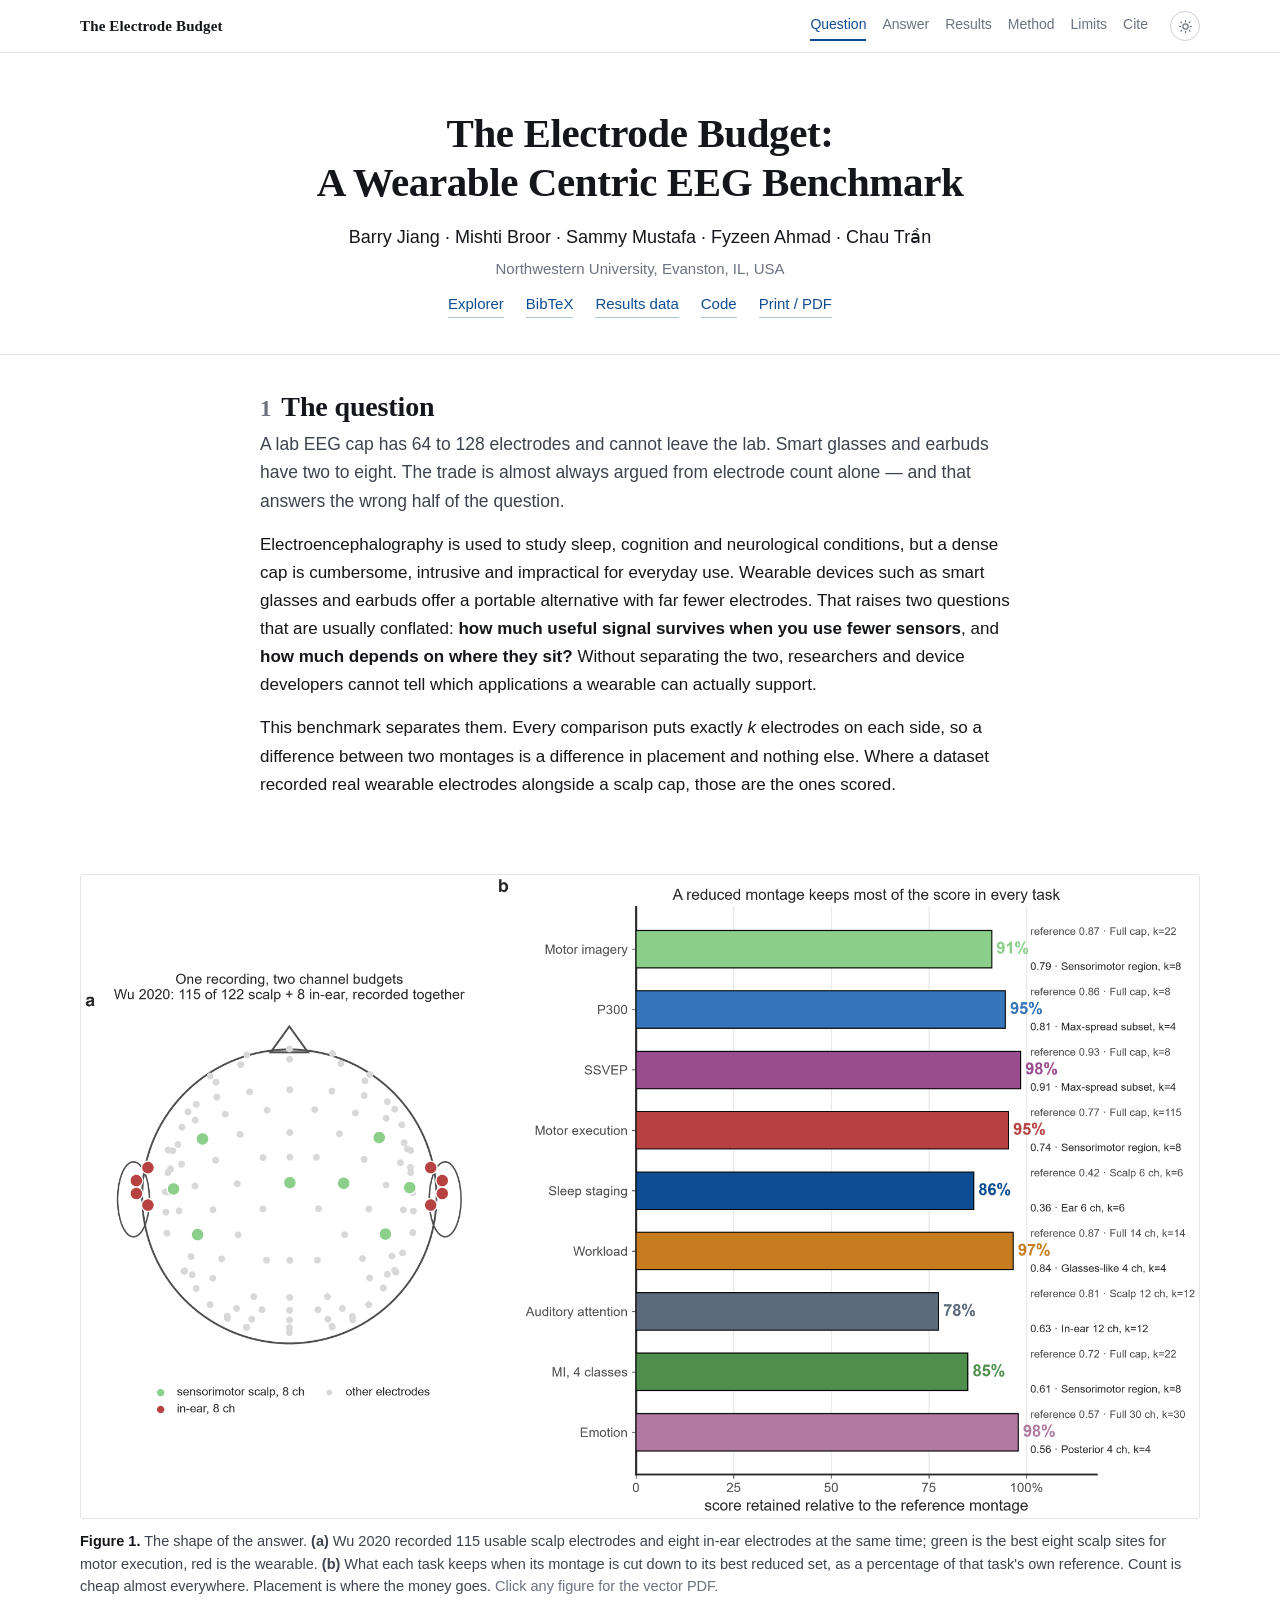
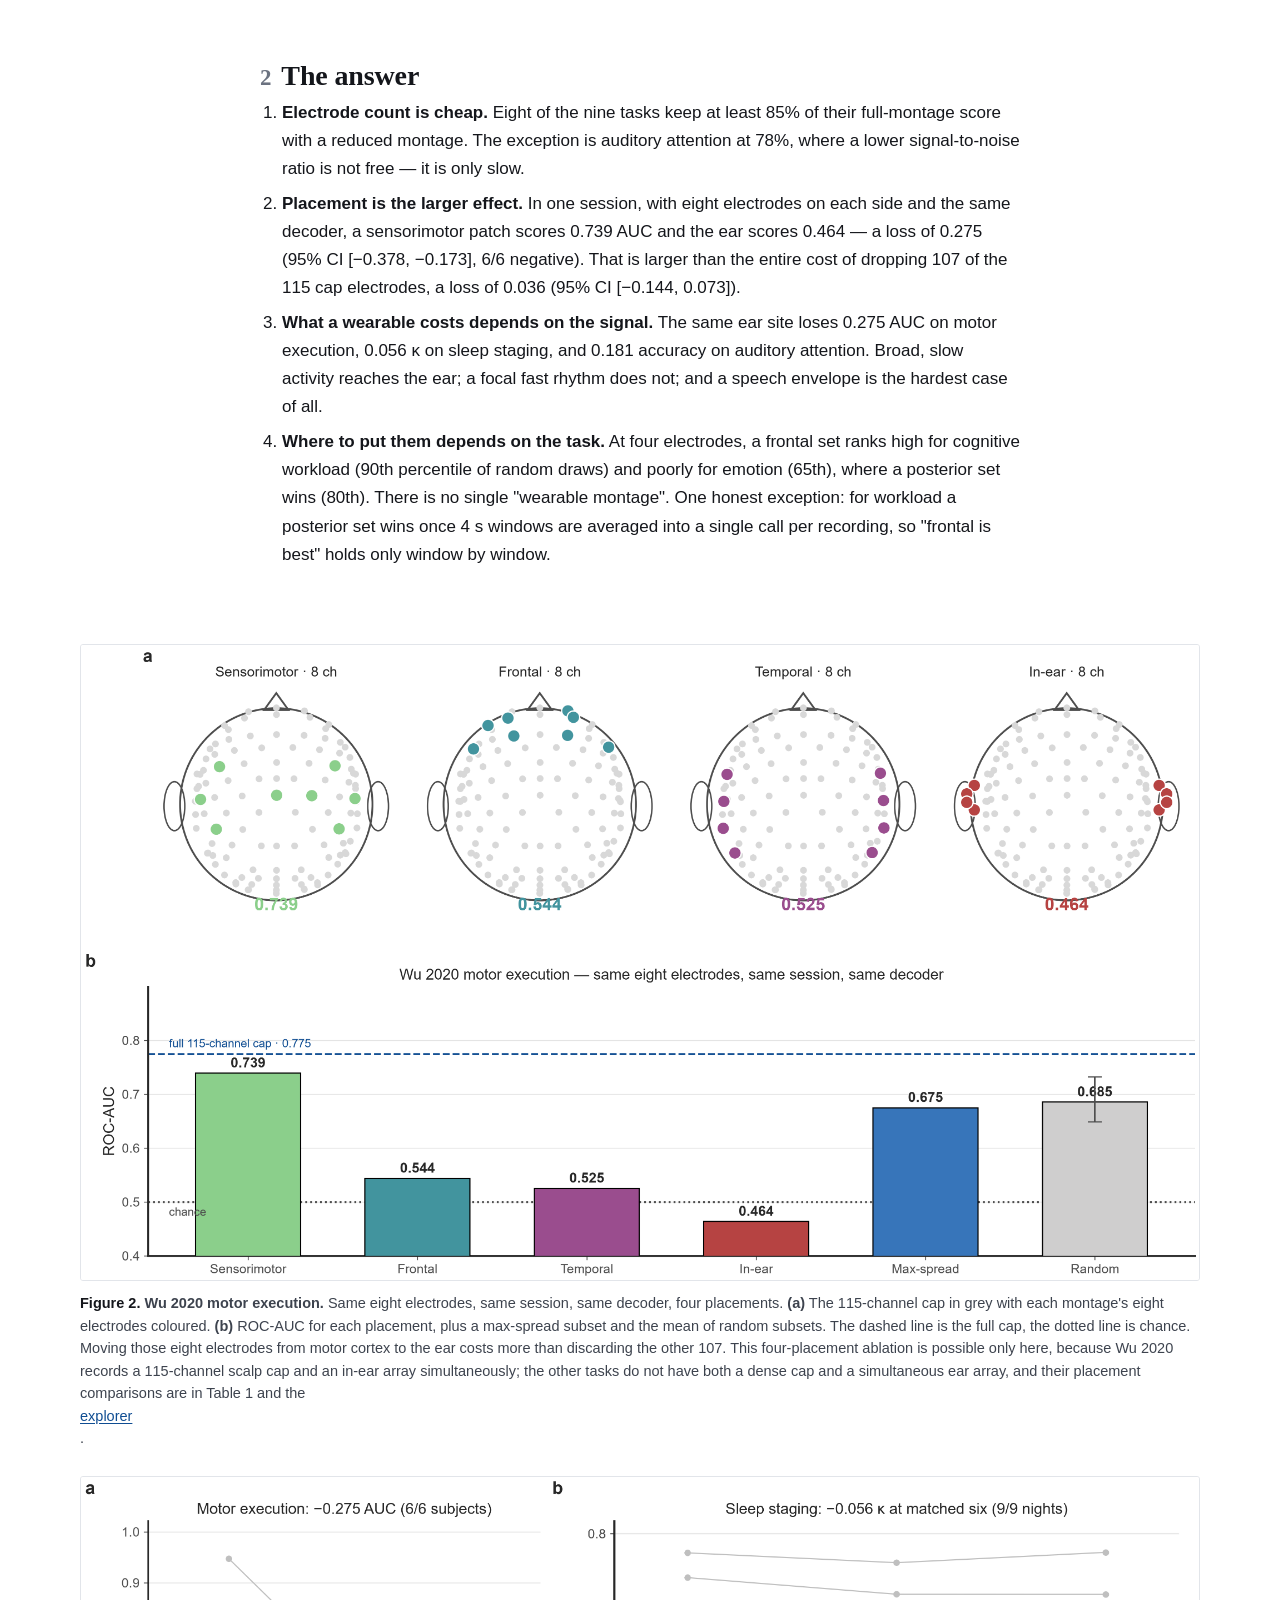
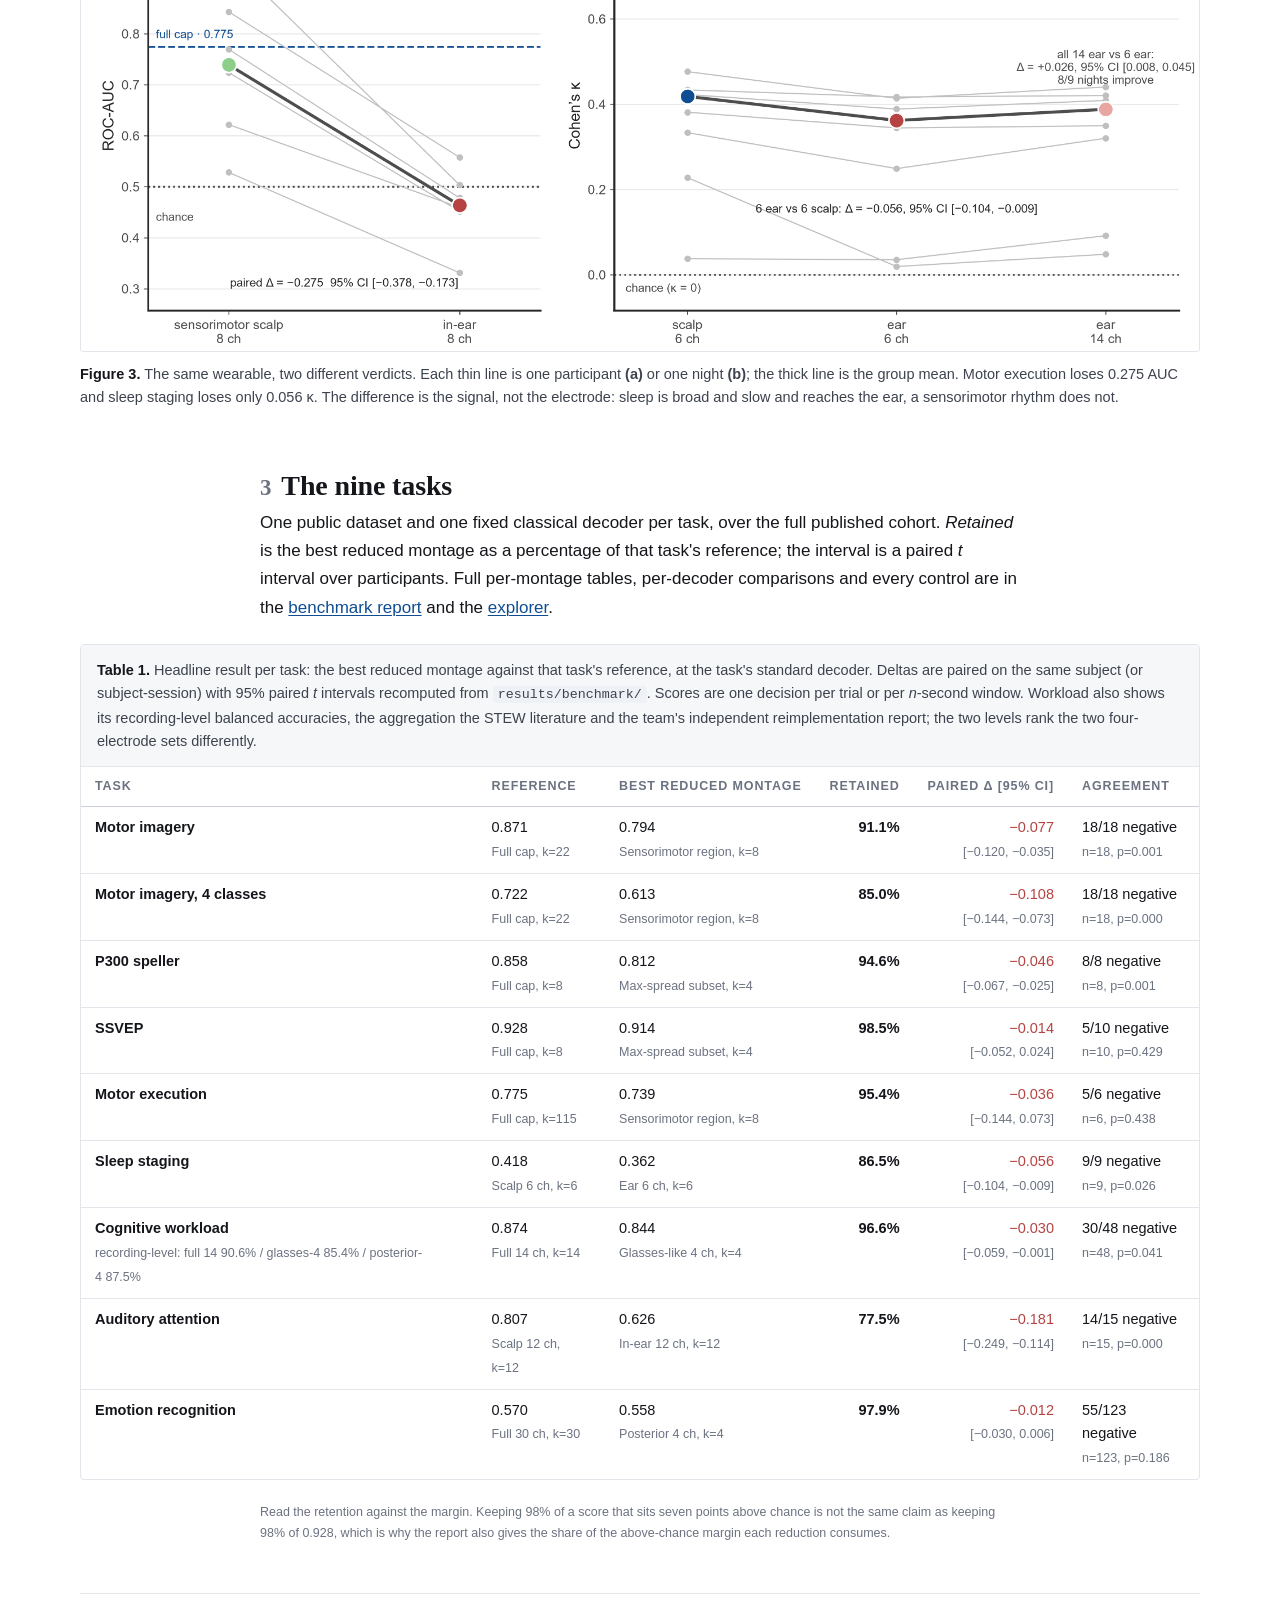
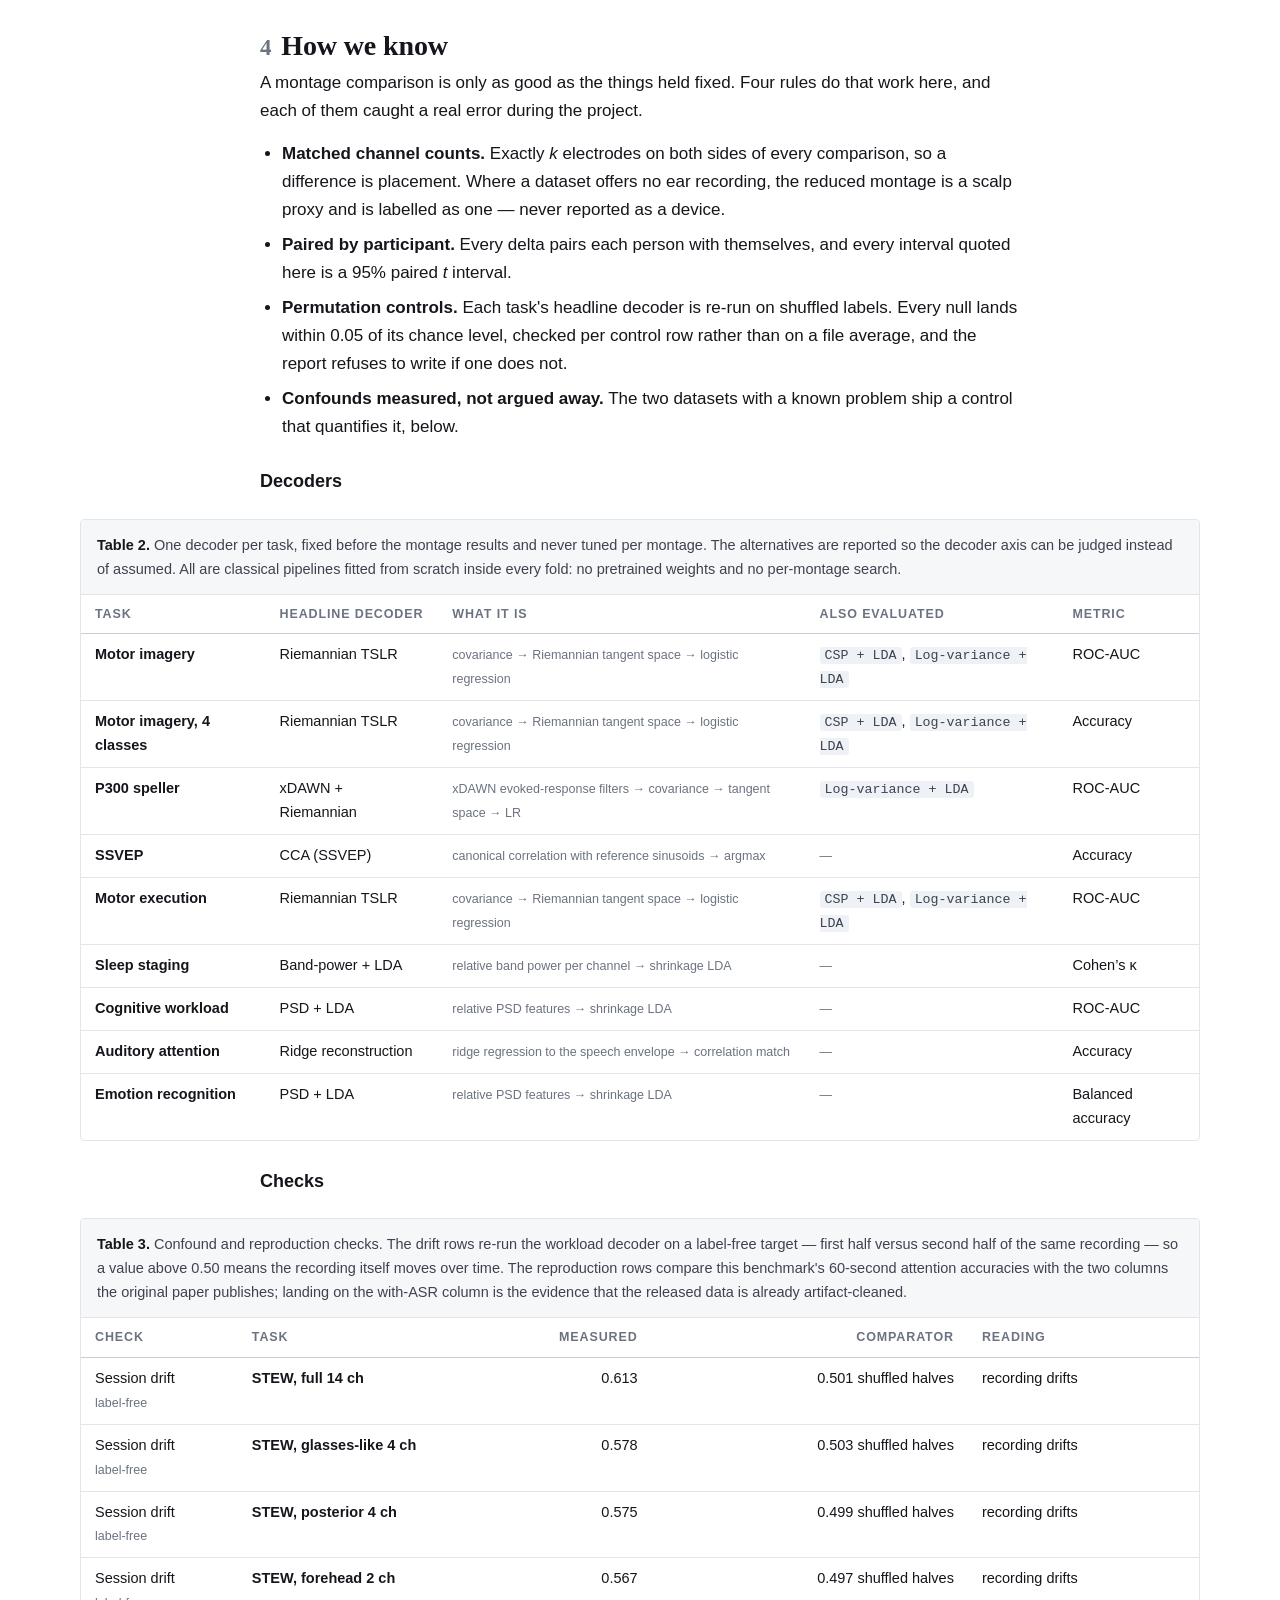
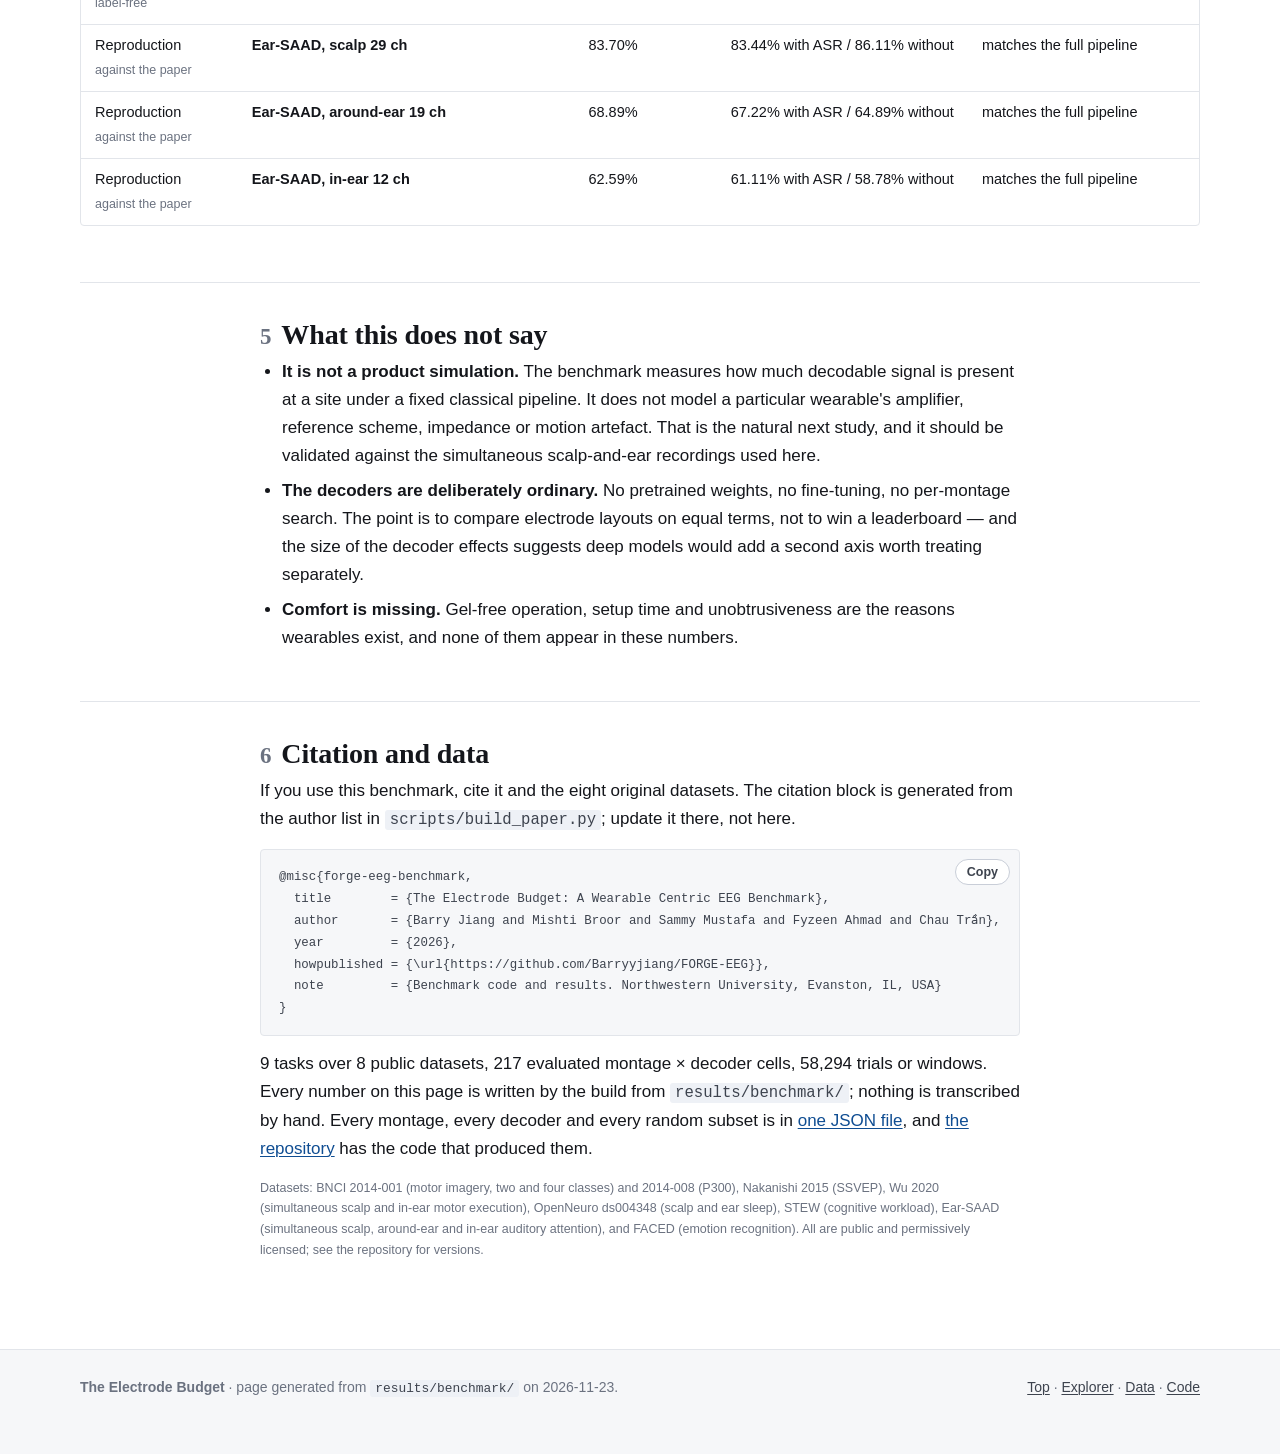
<file: index.html>
<!doctype html>
<html lang="en" data-theme="light">
<head>
  <meta charset="utf-8">
  <meta name="viewport" content="width=device-width, initial-scale=1">
  <title>The Electrode Budget: A Wearable Centric EEG Benchmark</title>
  <meta name="description" content="How much EEG accuracy survives when a lab cap becomes a wearable? A matched-channel benchmark of nine tasks on eight public datasets, separating electrode count from electrode placement.">
  <meta name="author" content="Barry Jiang, Mishti Broor, Sammy Mustafa, Fyzeen Ahmad, Chau Tran">
  <meta name="theme-color" content="#0f4d92">
  <meta property="og:type" content="article">
  <meta property="og:title" content="The Electrode Budget: A Wearable Centric EEG Benchmark">
  <meta property="og:description" content="How much EEG accuracy survives when a lab cap becomes a wearable? Nine tasks, eight public datasets, one fixed decoder per task, exactly k electrodes on each side of every comparison.">
  <meta property="og:image" content="assets/figures/fig1_overview.png">
  <meta name="twitter:card" content="summary_large_image">
  <link rel="icon" href="assets/favicon.svg" type="image/svg+xml">
  <link rel="stylesheet" href="assets/paper.css">
  <script>
    /* Resolve the theme before first paint: light is the default, ?theme=dark or
       a remembered choice overrides it. See assets/paper.js (theme toggle). */
    (function () {
      var requested = new URLSearchParams(location.search).get("theme");
      try { requested = requested || localStorage.getItem("eegbench-paper-theme"); } catch (e) {}
      document.documentElement.dataset.theme = requested === "dark" ? "dark" : "light";
    })();
  </script>
  <script type="application/ld+json">
  {
    "@context": "https://schema.org",
    "@type": "ScholarlyArticle",
    "name": "The Electrode Budget: A Wearable Centric EEG Benchmark",
    "author": [{"@type": "Person", "name": "Barry Jiang"}, {"@type": "Person", "name": "Mishti Broor"}, {"@type": "Person", "name": "Sammy Mustafa"}, {"@type": "Person", "name": "Fyzeen Ahmad"}, {"@type": "Person", "name": "Chau Tran"}],
    "abstract": "How much EEG accuracy survives when a lab cap becomes a wearable? A matched-channel benchmark of nine tasks on eight public datasets, separating electrode count from electrode placement.",
    "keywords": "EEG, brain-computer interface, wearable, benchmark, electrode montage, MOABB",
    "isAccessibleForFree": true,
    "datePublished": "2026-11-23"
  }
  </script>
</head>
<body>
  <a class="skip-link" href="#answer">Skip to the answer</a>

  <header class="topbar">
    <div class="container topbar-inner">
      <a class="topbar-title" href="#top">The Electrode Budget</a>
      <nav aria-label="Paper sections">
        <a href="#question">Question</a>
        <a href="#answer">Answer</a>
        <a href="#results">Results</a>
        <a href="#method">Method</a>
        <a href="#limits">Limits</a>
        <a href="#cite">Cite</a>
      </nav>
      <button class="theme-toggle" id="theme-toggle" type="button" aria-label="Switch colour theme" title="Switch between light and dark">
        <svg class="icon-sun" viewBox="0 0 24 24" fill="none" stroke="currentColor" stroke-width="1.8" stroke-linecap="round" aria-hidden="true">
          <circle cx="12" cy="12" r="4.2"/>
          <path d="M12 2.5v2M12 19.5v2M4.6 4.6l1.4 1.4M18 18l1.4 1.4M2.5 12h2M19.5 12h2M4.6 19.4 6 18M18 6l1.4-1.4"/>
        </svg>
        <svg class="icon-moon" viewBox="0 0 24 24" fill="none" stroke="currentColor" stroke-width="1.8" stroke-linecap="round" aria-hidden="true">
          <path d="M20.3 14.2A8.4 8.4 0 0 1 9.8 3.7a8.5 8.5 0 1 0 10.5 10.5Z"/>
        </svg>
      </button>
    </div>
  </header>

  <!-- ------------------------------------------------------------- masthead -->
  <div class="masthead" id="top">
    <div class="container">
      <h1>The Electrode Budget:<br>A Wearable Centric EEG Benchmark</h1>
      <p class="authors"><a href="#cite">Barry Jiang</a> · <a href="#cite">Mishti Broor</a> · <a href="#cite">Sammy Mustafa</a> · <a href="#cite">Fyzeen Ahmad</a> · <a href="#cite">Chau Trần</a></p>
      <p class="affiliation">Northwestern University, Evanston, IL, USA</p>

      <nav class="paper-links" aria-label="Paper artefacts">
        <a href="explore/">Explorer</a>
        <a href="#cite">BibTeX</a>
        <a href="data/benchmark.json" download>Results data</a>
        <a href="https://github.com/Barryyjiang/FORGE-EEG">Code</a>
        <button type="button" data-print>Print / PDF</button>
      </nav>
    </div>
  </div>

  <main class="container">
    <!-- ------------------------------------------------------------- question -->
    <section id="question">
      <div class="prose">
        <h2><span class="num">1</span>The question</h2>
        <p class="lede">
          A lab EEG cap has 64 to 128 electrodes and cannot leave the lab. Smart
          glasses and earbuds have two to eight. The trade is almost always argued
          from electrode count alone — and that answers the wrong half of the
          question.
        </p>
        <p>
          Electroencephalography is used to study sleep, cognition and neurological
          conditions, but a dense cap is cumbersome, intrusive and impractical for
          everyday use. Wearable devices such as smart glasses and earbuds offer a
          portable alternative with far fewer electrodes. That raises two questions
          that are usually conflated: <strong>how much useful signal survives when
          you use fewer sensors</strong>, and <strong>how much depends on where they
          sit?</strong> Without separating the two, researchers and device developers
          cannot tell which applications a wearable can actually support.
        </p>
        <p>
          This benchmark separates them. Every comparison puts exactly <em>k</em>
          electrodes on each side, so a difference between two montages is a
          difference in placement and nothing else. Where a dataset recorded real
          wearable electrodes alongside a scalp cap, those are the ones scored.
        </p>
      </div>
    </section>

    <!-- --------------------------------------------------------------- teaser -->
    <figure>
      <a href="assets/figures/fig1_overview.pdf" title="Open the vector PDF">
        <img src="assets/figures/fig1_overview.png" width="1600" height="921"
             alt="Left: top-down map of a 115-channel scalp cap with eight sensorimotor electrodes in green and eight in-ear electrodes in red. Right: horizontal bars showing the percentage of each task's reference score retained by its best reduced montage.">
      </a>
      <figcaption>
        <span class="label">Figure 1.</span> The shape of the answer.
        <strong>(a)</strong> Wu 2020 recorded 115 usable scalp electrodes and eight
        in-ear electrodes at the same time; green is the best eight scalp sites for
        motor execution, red is the wearable.
        <strong>(b)</strong> What each task keeps when its montage is cut down to its
        best reduced set, as a percentage of that task's own reference.
        Count is cheap almost everywhere. Placement is where the money goes.
        <span class="hint">Click any figure for the vector PDF.</span>
      </figcaption>
    </figure>

    <!-- --------------------------------------------------------------- answer -->
    <section id="answer">
      <div class="prose">
        <h2><span class="num">2</span>The answer</h2>
        <ol class="findings">
          <li>
            <strong>Electrode count is cheap.</strong> Eight of the nine tasks keep at
            least 85% of their full-montage score with a reduced montage. The exception
            is auditory attention at 78%,
            where a lower signal-to-noise ratio is not free — it is only slow.
          </li>
          <li>
            <strong>Placement is the larger effect.</strong> In one session, with
            eight electrodes on each side and the same decoder, a sensorimotor patch
            scores 0.739 AUC and the ear scores
            0.464 — a loss of
            0.275 (95% CI [−0.378, −0.173],
            6/6 negative). That is larger than the entire cost of
            dropping 107 of the 115 cap electrodes, a loss of
            0.036 (95% CI [−0.144, 0.073]).
          </li>
          <li>
            <strong>What a wearable costs depends on the signal.</strong> The same
            ear site loses 0.275 AUC on motor execution,
            0.056 κ on sleep staging, and
            0.181 accuracy on auditory attention.
            Broad, slow
            activity reaches the ear; a focal fast rhythm does not; and a speech
            envelope is the hardest case of all.
          </li>
          <li>
            <strong>Where to put them depends on the task.</strong> At four
            electrodes, a frontal set ranks high for cognitive workload
            (90th percentile of random draws) and poorly for
            emotion (65th), where a posterior set wins
            (80th). There is no single "wearable montage".
            One honest exception: for workload a posterior set wins once 4&nbsp;s
            windows are averaged into a single call per recording, so "frontal is
            best" holds only window by window.
          </li>
        </ol>
      </div>
    </section>

    <!-- ----------------------------------------------------------- placement -->
    <figure>
      <a href="assets/figures/fig3_placement.pdf" title="Open the vector PDF">
        <img src="assets/figures/fig3_placement.png" width="1600" height="910"
             alt="Wu 2020 motor execution. Top row: four top-down head maps of the same eight-channel budgets over sensorimotor, frontal and temporal scalp and in the ear. Bottom: a bar chart of their ROC-AUC against the full-cap reference and chance.">
      </a>
      <figcaption>
        <span class="label">Figure 2.</span> <strong>Wu 2020 motor execution.</strong>
        Same eight electrodes, same session, same decoder, four placements.
        <strong>(a)</strong> The 115-channel cap in grey with each montage's eight
        electrodes coloured. <strong>(b)</strong> ROC-AUC for each placement, plus a
        max-spread subset and the mean of random subsets. The dashed line is the full
        cap, the dotted line is chance. Moving those eight electrodes from motor cortex
        to the ear costs more than discarding the other 107. This four-placement
        ablation is possible only here, because Wu 2020 records a 115-channel scalp
        cap and an in-ear array simultaneously; the other tasks do not have both a
        dense cap and a simultaneous ear array, and their placement comparisons are
        in Table 1 and the <a href="explore/">explorer</a>.
      </figcaption>
    </figure>

    <!-- ------------------------------------------------------------ wearable -->
    <figure>
      <a href="assets/figures/fig4_wearable_gap.pdf" title="Open the vector PDF">
        <img src="assets/figures/fig4_wearable_gap.png" width="1600" height="680"
             alt="Two paired slopegraphs. Left: per-subject ROC-AUC for eight sensorimotor scalp electrodes versus eight in-ear electrodes. Right: per-night Cohen's kappa for six scalp electrodes, six ear electrodes and fourteen ear electrodes.">
      </a>
      <figcaption>
        <span class="label">Figure 3.</span> The same wearable, two different verdicts.
        Each thin line is one participant <strong>(a)</strong> or one night
        <strong>(b)</strong>; the thick line is the group mean. Motor execution loses
        0.275 AUC and sleep staging loses only
        0.056 κ. The difference is the signal, not the
        electrode: sleep is broad and slow and reaches the ear, a sensorimotor rhythm
        does not.
      </figcaption>
    </figure>

    <!-- ------------------------------------------------------------- results -->
    <section id="results">
      <div class="prose">
        <h2><span class="num">3</span>The nine tasks</h2>
        <p>
          One public dataset and one fixed classical decoder per task, over the full
          published cohort. <em>Retained</em> is the best reduced montage as a
          percentage of that task's reference; the interval is a paired <em>t</em>
          interval over participants. Full per-montage tables, per-decoder
          comparisons and every control are in the
          <a href="https://github.com/Barryyjiang/FORGE-EEG/blob/main/results/REPORT.md">benchmark report</a> and
          the <a href="explore/">explorer</a>.
        </p>
      </div>

    <div class="table-wrap">
    <table>
      <caption><span class='label'>Table 1.</span> Headline result per task: the best reduced montage against that task's reference, at the task's standard decoder. Deltas are paired on the same subject (or subject-session) with 95% paired <em>t</em> intervals recomputed from <code>results/benchmark/</code>. Scores are one decision per trial or per <em>n</em>-second window. Workload also shows its recording-level balanced accuracies, the aggregation the STEW literature and the team's independent reimplementation report; the two levels rank the two four-electrode sets differently.</caption>
      <thead>
        <tr><th>Task</th><th>Reference</th><th>Best reduced montage</th><th class="num">Retained</th><th class="num">Paired Δ [95% CI]</th><th>Agreement</th></tr>
      </thead>
      <tbody>
      <tr><td><strong>Motor imagery</strong></td><td>0.871<br><span class='small'>Full cap, k=22</span></td><td>0.794<br><span class='small'>Sensorimotor region, k=8</span></td><td class="num"><strong>91.1%</strong></td><td class="num"><span class='delta-neg'>−0.077</span><br><span class='small nowrap'>[−0.120, −0.035]</span></td><td>18/18 negative<br><span class='small'>n=18, p=0.001</span></td></tr>
      <tr><td><strong>Motor imagery, 4 classes</strong></td><td>0.722<br><span class='small'>Full cap, k=22</span></td><td>0.613<br><span class='small'>Sensorimotor region, k=8</span></td><td class="num"><strong>85.0%</strong></td><td class="num"><span class='delta-neg'>−0.108</span><br><span class='small nowrap'>[−0.144, −0.073]</span></td><td>18/18 negative<br><span class='small'>n=18, p=0.000</span></td></tr>
      <tr><td><strong>P300 speller</strong></td><td>0.858<br><span class='small'>Full cap, k=8</span></td><td>0.812<br><span class='small'>Max-spread subset, k=4</span></td><td class="num"><strong>94.6%</strong></td><td class="num"><span class='delta-neg'>−0.046</span><br><span class='small nowrap'>[−0.067, −0.025]</span></td><td>8/8 negative<br><span class='small'>n=8, p=0.001</span></td></tr>
      <tr><td><strong>SSVEP</strong></td><td>0.928<br><span class='small'>Full cap, k=8</span></td><td>0.914<br><span class='small'>Max-spread subset, k=4</span></td><td class="num"><strong>98.5%</strong></td><td class="num"><span class='delta-neg'>−0.014</span><br><span class='small nowrap'>[−0.052, 0.024]</span></td><td>5/10 negative<br><span class='small'>n=10, p=0.429</span></td></tr>
      <tr><td><strong>Motor execution</strong></td><td>0.775<br><span class='small'>Full cap, k=115</span></td><td>0.739<br><span class='small'>Sensorimotor region, k=8</span></td><td class="num"><strong>95.4%</strong></td><td class="num"><span class='delta-neg'>−0.036</span><br><span class='small nowrap'>[−0.144, 0.073]</span></td><td>5/6 negative<br><span class='small'>n=6, p=0.438</span></td></tr>
      <tr><td><strong>Sleep staging</strong></td><td>0.418<br><span class='small'>Scalp 6 ch, k=6</span></td><td>0.362<br><span class='small'>Ear 6 ch, k=6</span></td><td class="num"><strong>86.5%</strong></td><td class="num"><span class='delta-neg'>−0.056</span><br><span class='small nowrap'>[−0.104, −0.009]</span></td><td>9/9 negative<br><span class='small'>n=9, p=0.026</span></td></tr>
      <tr><td><strong>Cognitive workload</strong><br><span class='small'>recording-level: full 14&nbsp;90.6% / glasses-4&nbsp;85.4% / posterior-4&nbsp;87.5%</span></td><td>0.874<br><span class='small'>Full 14 ch, k=14</span></td><td>0.844<br><span class='small'>Glasses-like 4 ch, k=4</span></td><td class="num"><strong>96.6%</strong></td><td class="num"><span class='delta-neg'>−0.030</span><br><span class='small nowrap'>[−0.059, −0.001]</span></td><td>30/48 negative<br><span class='small'>n=48, p=0.041</span></td></tr>
      <tr><td><strong>Auditory attention</strong></td><td>0.807<br><span class='small'>Scalp 12 ch, k=12</span></td><td>0.626<br><span class='small'>In-ear 12 ch, k=12</span></td><td class="num"><strong>77.5%</strong></td><td class="num"><span class='delta-neg'>−0.181</span><br><span class='small nowrap'>[−0.249, −0.114]</span></td><td>14/15 negative<br><span class='small'>n=15, p=0.000</span></td></tr>
      <tr><td><strong>Emotion recognition</strong></td><td>0.570<br><span class='small'>Full 30 ch, k=30</span></td><td>0.558<br><span class='small'>Posterior 4 ch, k=4</span></td><td class="num"><strong>97.9%</strong></td><td class="num"><span class='delta-neg'>−0.012</span><br><span class='small nowrap'>[−0.030, 0.006]</span></td><td>55/123 negative<br><span class='small'>n=123, p=0.186</span></td></tr>
      </tbody>
    </table>
    </div>

      <div class="prose">
        <p class="small">
          Read the retention against the margin. Keeping 98% of a score that sits
          seven points above chance is not the same claim as keeping 98% of
          0.928, which is why the report also gives the share
          of the above-chance margin each reduction consumes.
        </p>
      </div>
    </section>

    <!-- -------------------------------------------------------------- method -->
    <section id="method">
      <div class="prose">
        <h2><span class="num">4</span>How we know</h2>
        <p>
          A montage comparison is only as good as the things held fixed. Four rules
          do that work here, and each of them caught a real error during the project.
        </p>
        <ul>
          <li><strong>Matched channel counts.</strong> Exactly <em>k</em> electrodes
            on both sides of every comparison, so a difference is placement. Where a
            dataset offers no ear recording, the reduced montage is a scalp proxy and
            is labelled as one — never reported as a device.</li>
          <li><strong>Paired by participant.</strong> Every delta pairs each person
            with themselves, and every interval quoted here is a 95% paired
            <em>t</em> interval.</li>
          <li><strong>Permutation controls.</strong> Each task's headline decoder is
            re-run on shuffled labels. Every null lands within 0.05 of its chance
            level, checked per control row rather than on a file average, and the
            report refuses to write if one does not.</li>
          <li><strong>Confounds measured, not argued away.</strong> The two datasets
            with a known problem ship a control that quantifies it, below.</li>
        </ul>
      </div>

      <div class="prose"><h3>Decoders</h3></div>
    <div class="table-wrap">
    <table>
      <caption><span class='label'>Table 2.</span> One decoder per task, fixed before the montage results and never tuned per montage. The alternatives are reported so the decoder axis can be judged instead of assumed. All are classical pipelines fitted from scratch inside every fold: no pretrained weights and no per-montage search.</caption>
      <thead>
        <tr><th>Task</th><th>Headline decoder</th><th>What it is</th><th>Also evaluated</th><th>Metric</th></tr>
      </thead>
      <tbody>
      <tr><td><strong>Motor imagery</strong></td><td>Riemannian TSLR</td><td><span class='small'>covariance → Riemannian tangent space → logistic regression</span></td><td><code>CSP + LDA</code>, <code>Log-variance + LDA</code></td><td>ROC-AUC</td></tr>
      <tr><td><strong>Motor imagery, 4 classes</strong></td><td>Riemannian TSLR</td><td><span class='small'>covariance → Riemannian tangent space → logistic regression</span></td><td><code>CSP + LDA</code>, <code>Log-variance + LDA</code></td><td>Accuracy</td></tr>
      <tr><td><strong>P300 speller</strong></td><td>xDAWN + Riemannian</td><td><span class='small'>xDAWN evoked-response filters → covariance → tangent space → LR</span></td><td><code>Log-variance + LDA</code></td><td>ROC-AUC</td></tr>
      <tr><td><strong>SSVEP</strong></td><td>CCA (SSVEP)</td><td><span class='small'>canonical correlation with reference sinusoids → argmax</span></td><td><span class='small'>—</span></td><td>Accuracy</td></tr>
      <tr><td><strong>Motor execution</strong></td><td>Riemannian TSLR</td><td><span class='small'>covariance → Riemannian tangent space → logistic regression</span></td><td><code>CSP + LDA</code>, <code>Log-variance + LDA</code></td><td>ROC-AUC</td></tr>
      <tr><td><strong>Sleep staging</strong></td><td>Band-power + LDA</td><td><span class='small'>relative band power per channel → shrinkage LDA</span></td><td><span class='small'>—</span></td><td>Cohen’s κ</td></tr>
      <tr><td><strong>Cognitive workload</strong></td><td>PSD + LDA</td><td><span class='small'>relative PSD features → shrinkage LDA</span></td><td><span class='small'>—</span></td><td>ROC-AUC</td></tr>
      <tr><td><strong>Auditory attention</strong></td><td>Ridge reconstruction</td><td><span class='small'>ridge regression to the speech envelope → correlation match</span></td><td><span class='small'>—</span></td><td>Accuracy</td></tr>
      <tr><td><strong>Emotion recognition</strong></td><td>PSD + LDA</td><td><span class='small'>relative PSD features → shrinkage LDA</span></td><td><span class='small'>—</span></td><td>Balanced accuracy</td></tr>
      </tbody>
    </table>
    </div>

      <div class="prose"><h3>Checks</h3></div>
    <div class="table-wrap">
    <table>
      <caption><span class='label'>Table 3.</span> Confound and reproduction checks. The drift rows re-run the workload decoder on a label-free target — first half versus second half of the same recording — so a value above 0.50 means the recording itself moves over time. The reproduction rows compare this benchmark's 60-second attention accuracies with the two columns the original paper publishes; landing on the with-ASR column is the evidence that the released data is already artifact-cleaned.</caption>
      <thead>
        <tr><th>Check</th><th>Task</th><th class="num">Measured</th><th class="num">Comparator</th><th>Reading</th></tr>
      </thead>
      <tbody>
      <tr><td>Session drift<br><span class='small'>label-free</span></td><td><strong>STEW, full 14 ch</strong></td><td class="num">0.613</td><td class="num">0.501 shuffled halves</td><td>recording drifts</td></tr>
      <tr><td>Session drift<br><span class='small'>label-free</span></td><td><strong>STEW, glasses-like 4 ch</strong></td><td class="num">0.578</td><td class="num">0.503 shuffled halves</td><td>recording drifts</td></tr>
      <tr><td>Session drift<br><span class='small'>label-free</span></td><td><strong>STEW, posterior 4 ch</strong></td><td class="num">0.575</td><td class="num">0.499 shuffled halves</td><td>recording drifts</td></tr>
      <tr><td>Session drift<br><span class='small'>label-free</span></td><td><strong>STEW, forehead 2 ch</strong></td><td class="num">0.567</td><td class="num">0.497 shuffled halves</td><td>recording drifts</td></tr>
      <tr><td>Reproduction<br><span class='small'>against the paper</span></td><td><strong>Ear-SAAD, scalp 29 ch</strong></td><td class="num">83.70%</td><td class="num">83.44% with ASR / 86.11% without</td><td>matches the full pipeline</td></tr>
      <tr><td>Reproduction<br><span class='small'>against the paper</span></td><td><strong>Ear-SAAD, around-ear 19 ch</strong></td><td class="num">68.89%</td><td class="num">67.22% with ASR / 64.89% without</td><td>matches the full pipeline</td></tr>
      <tr><td>Reproduction<br><span class='small'>against the paper</span></td><td><strong>Ear-SAAD, in-ear 12 ch</strong></td><td class="num">62.59%</td><td class="num">61.11% with ASR / 58.78% without</td><td>matches the full pipeline</td></tr>
      </tbody>
    </table>
    </div>
    </section>

    <!-- -------------------------------------------------------------- limits -->
    <section id="limits">
      <div class="prose">
        <h2><span class="num">5</span>What this does not say</h2>
        <ul>
          <li><strong>It is not a product simulation.</strong> The benchmark measures
            how much decodable signal is present at a site under a fixed classical
            pipeline. It does not model a particular wearable's amplifier, reference
            scheme, impedance or motion artefact. That is the natural next study, and
            it should be validated against the simultaneous scalp-and-ear recordings
            used here.</li>
          <li><strong>The decoders are deliberately ordinary.</strong> No pretrained
            weights, no fine-tuning, no per-montage search. The point is to compare
            electrode layouts on equal terms, not to win a leaderboard — and the size
            of the decoder effects suggests deep models would add a second axis worth
            treating separately.</li>
          <li><strong>Comfort is missing.</strong> Gel-free operation, setup time and
            unobtrusiveness are the reasons wearables exist, and none of them appear
            in these numbers.</li>
        </ul>
      </div>
    </section>

    <!-- ---------------------------------------------------------------- cite -->
    <section id="cite">
      <div class="prose">
        <h2><span class="num">6</span>Citation and data</h2>
        <p>
          If you use this benchmark, cite it and the eight original datasets. The
          citation block is generated from the author list in
          <code>scripts/build_paper.py</code>; update it there, not here.
        </p>
      </div>

      <div class="prose cite-block">
        <button class="copy-button" type="button" data-copy-target="#bibtex">Copy</button>
        <pre id="bibtex"><code>@misc{forge-eeg-benchmark,
  title        = {The Electrode Budget: A Wearable Centric EEG Benchmark},
  author       = {Barry Jiang and Mishti Broor and Sammy Mustafa and Fyzeen Ahmad and Chau Trần},
  year         = {2026},
  howpublished = {\url{https://github.com/Barryyjiang/FORGE-EEG}},
  note         = {Benchmark code and results. Northwestern University, Evanston, IL, USA}
}</code></pre>
      </div>

      <div class="prose">
        <p>
          9 tasks over 8 public datasets,
          217 evaluated montage × decoder cells, 58,294 trials
          or windows. Every number on this page is written by the build from
          <code>results/benchmark/</code>; nothing is transcribed by hand.
          Every montage, every decoder and every random subset is in
          <a href="data/benchmark.json" download>one JSON file</a>, and
          <a href="https://github.com/Barryyjiang/FORGE-EEG">the repository</a> has the code that produced them.
        </p>
        <p class="small">
          Datasets: BNCI 2014-001 (motor imagery, two and four classes) and 2014-008
          (P300), Nakanishi 2015 (SSVEP), Wu 2020 (simultaneous scalp and in-ear
          motor execution), OpenNeuro ds004348 (scalp and ear sleep), STEW (cognitive
          workload), Ear-SAAD (simultaneous scalp, around-ear and in-ear auditory
          attention), and FACED (emotion recognition). All are public and permissively
          licensed; see the repository for versions.
        </p>
      </div>
    </section>
  </main>

  <footer>
    <div class="container footer-inner">
      <p>
        <strong>The Electrode Budget</strong> · page generated from
        <code>results/benchmark/</code> on 2026-11-23.
      </p>
      <p>
        <a href="#top">Top</a> ·
        <a href="explore/">Explorer</a> ·
        <a href="data/benchmark.json">Data</a> ·
        <a href="https://github.com/Barryyjiang/FORGE-EEG">Code</a>
      </p>
    </div>
  </footer>

  <script src="assets/paper.js" defer></script>
</body>
</html>
</file>
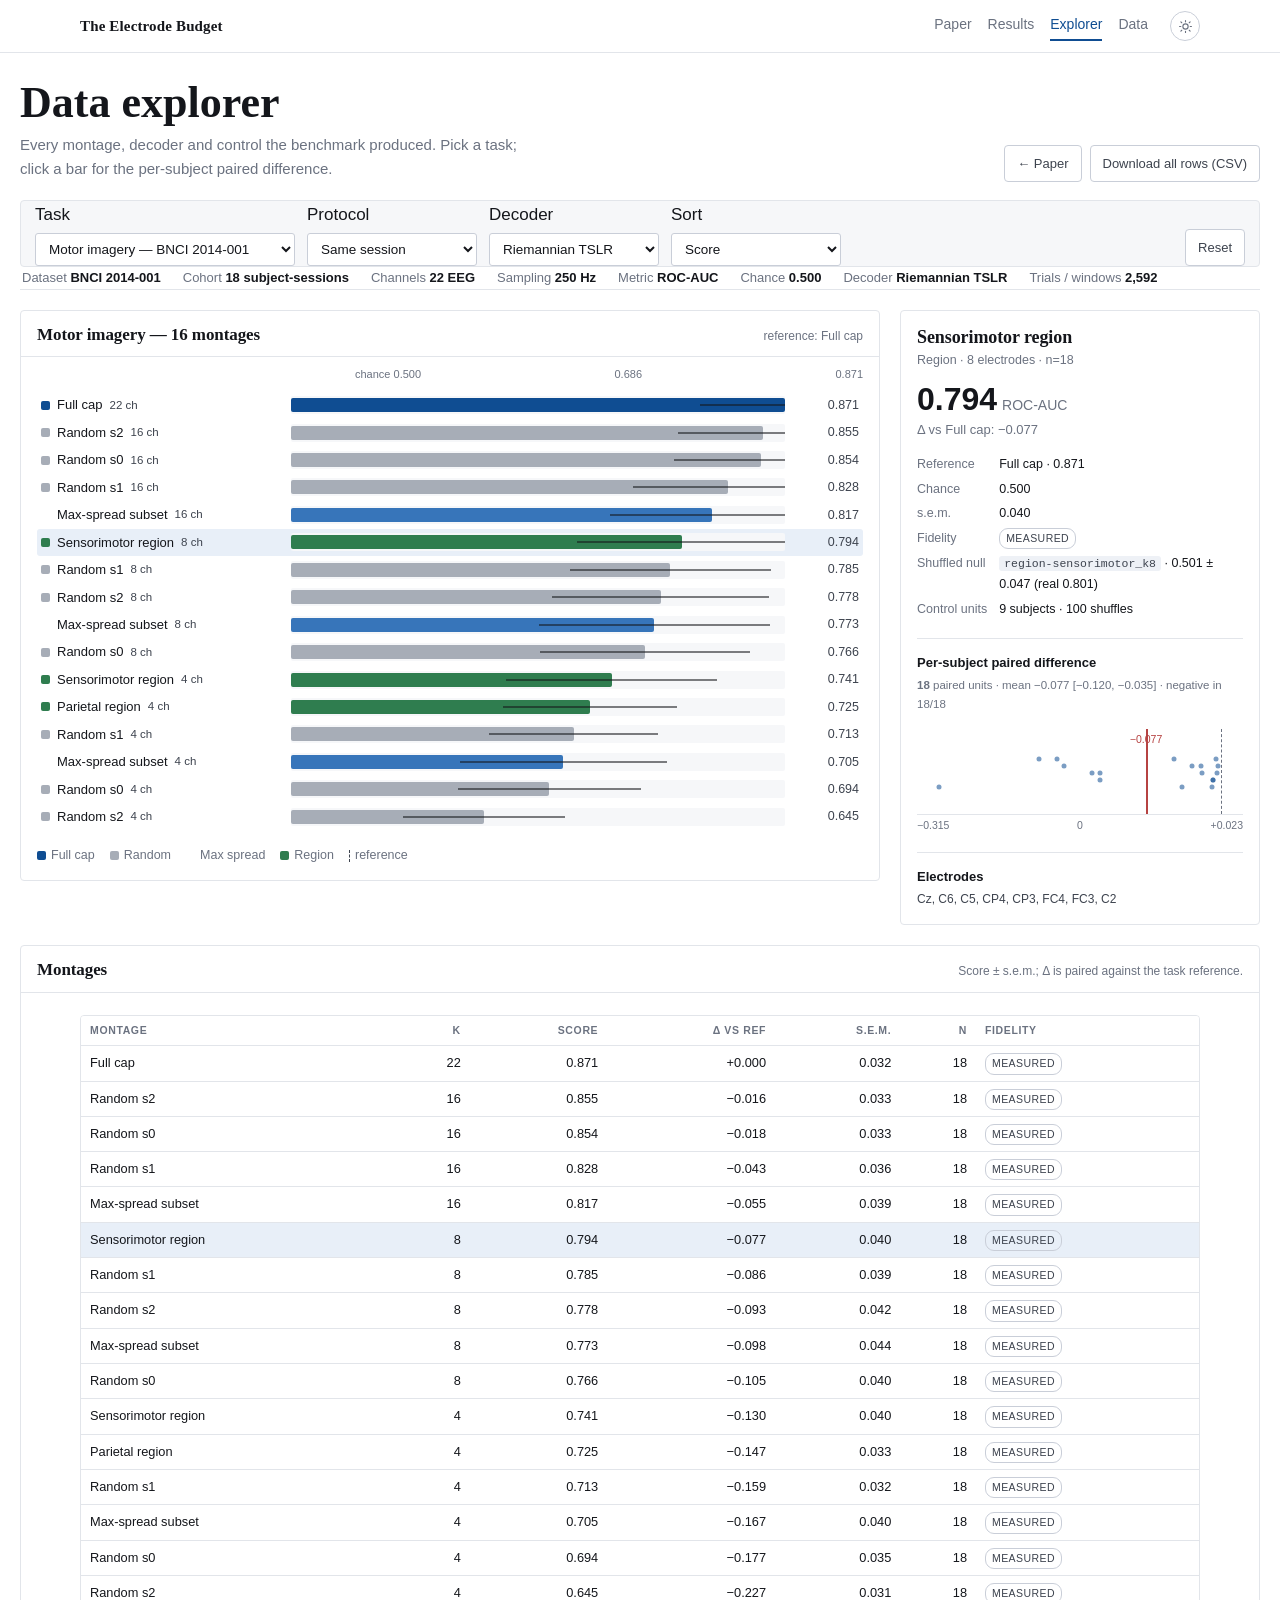
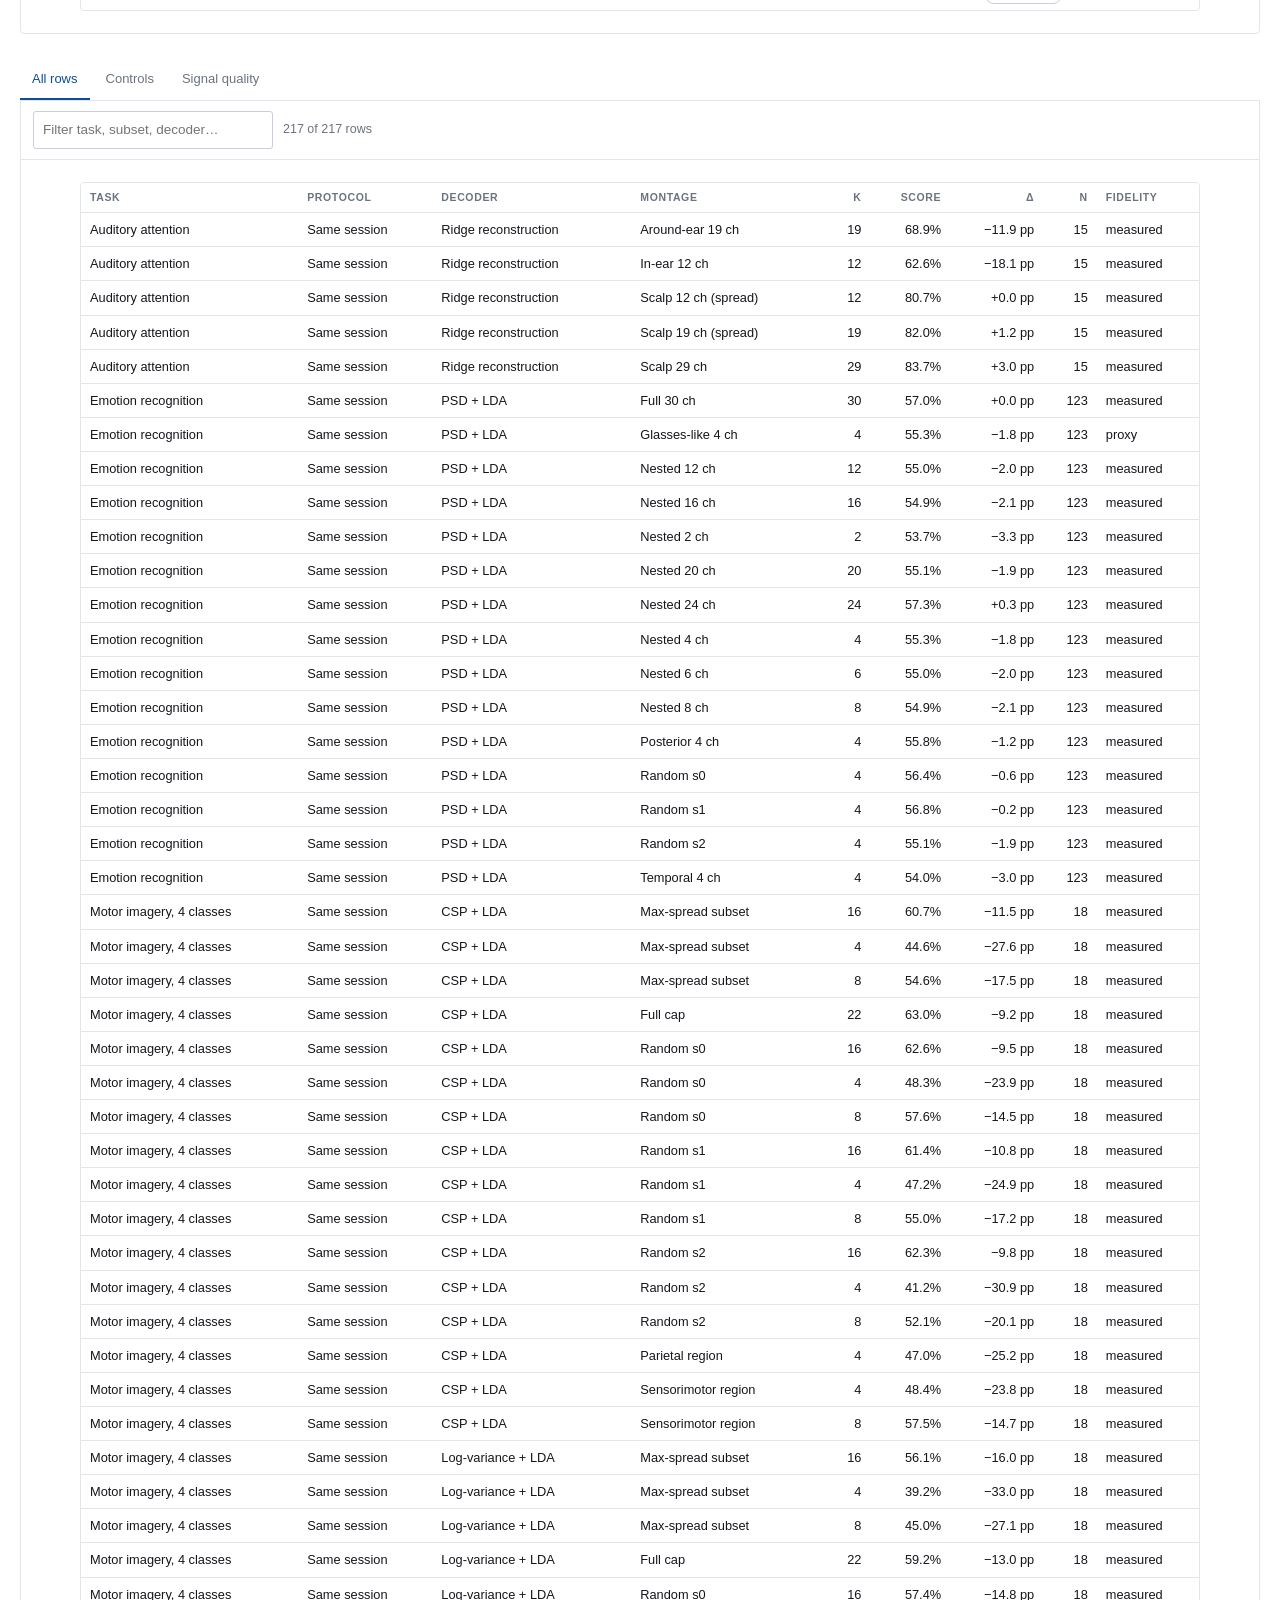
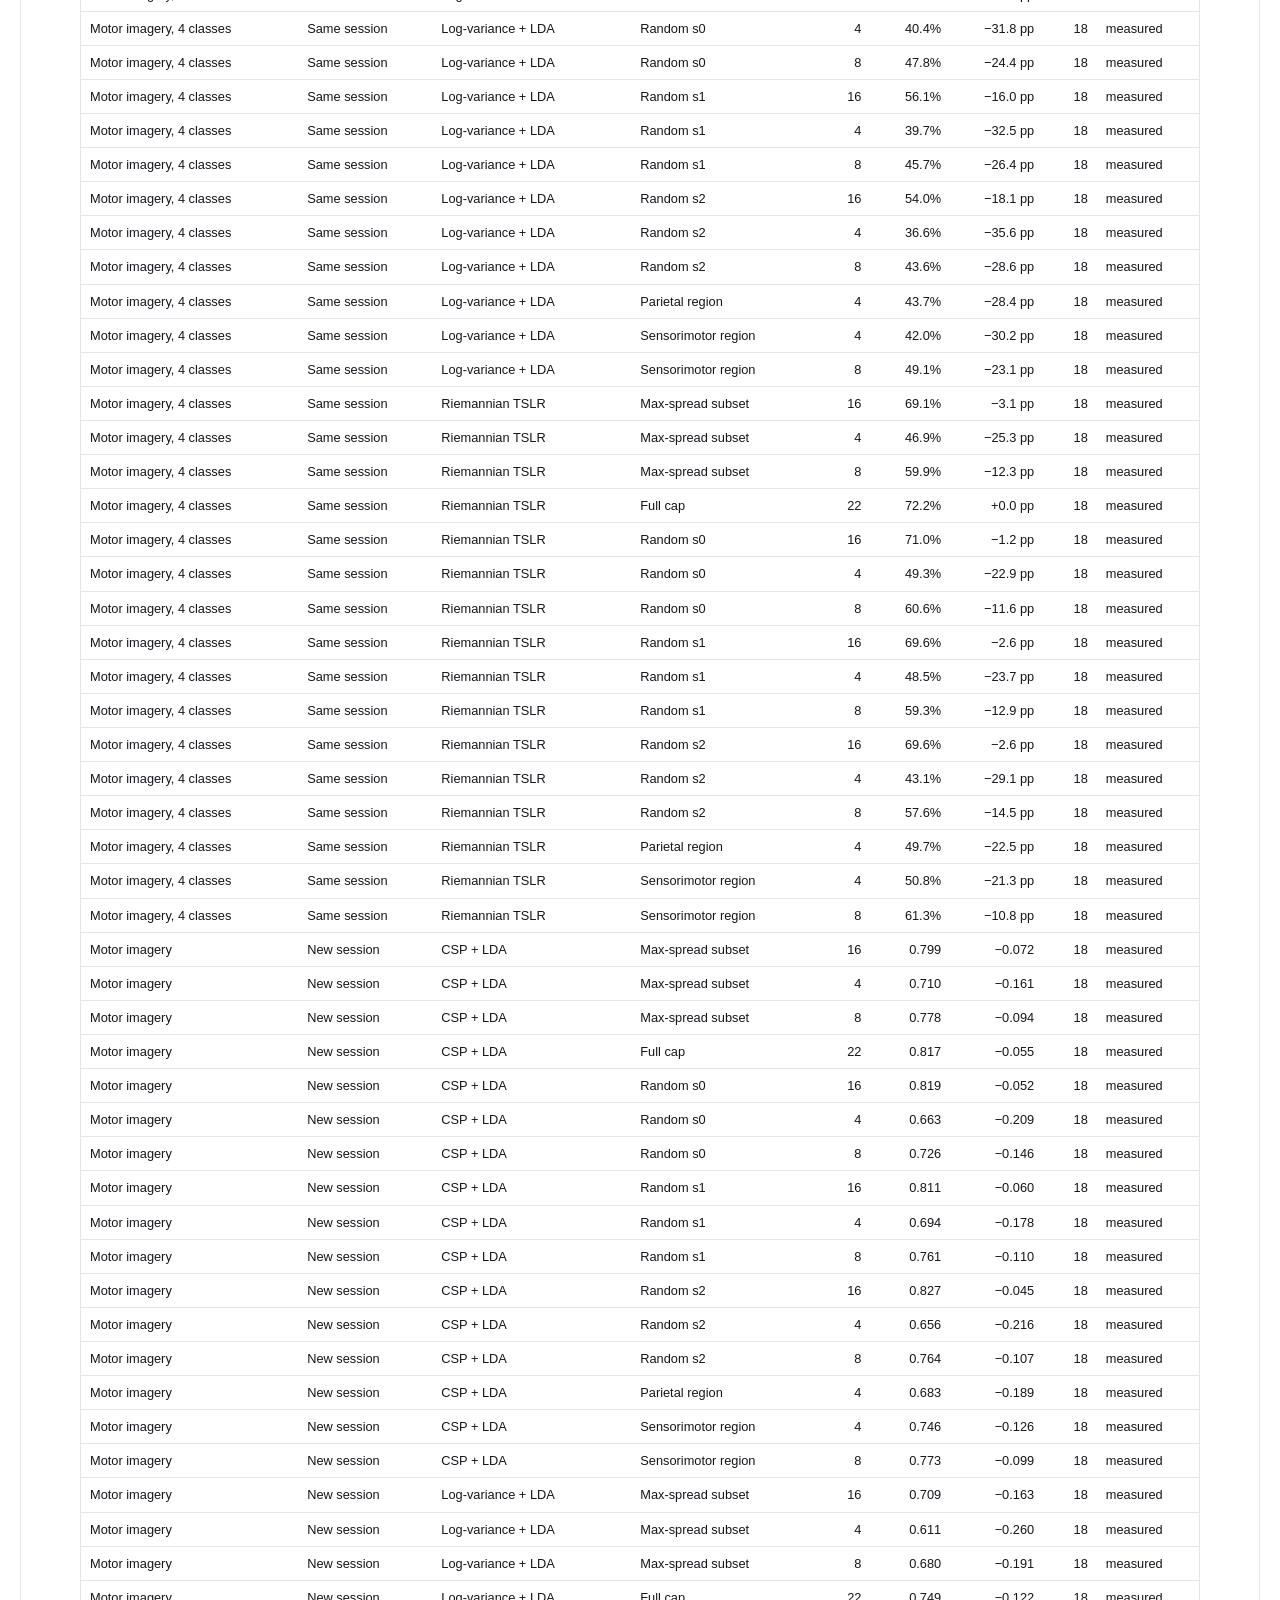
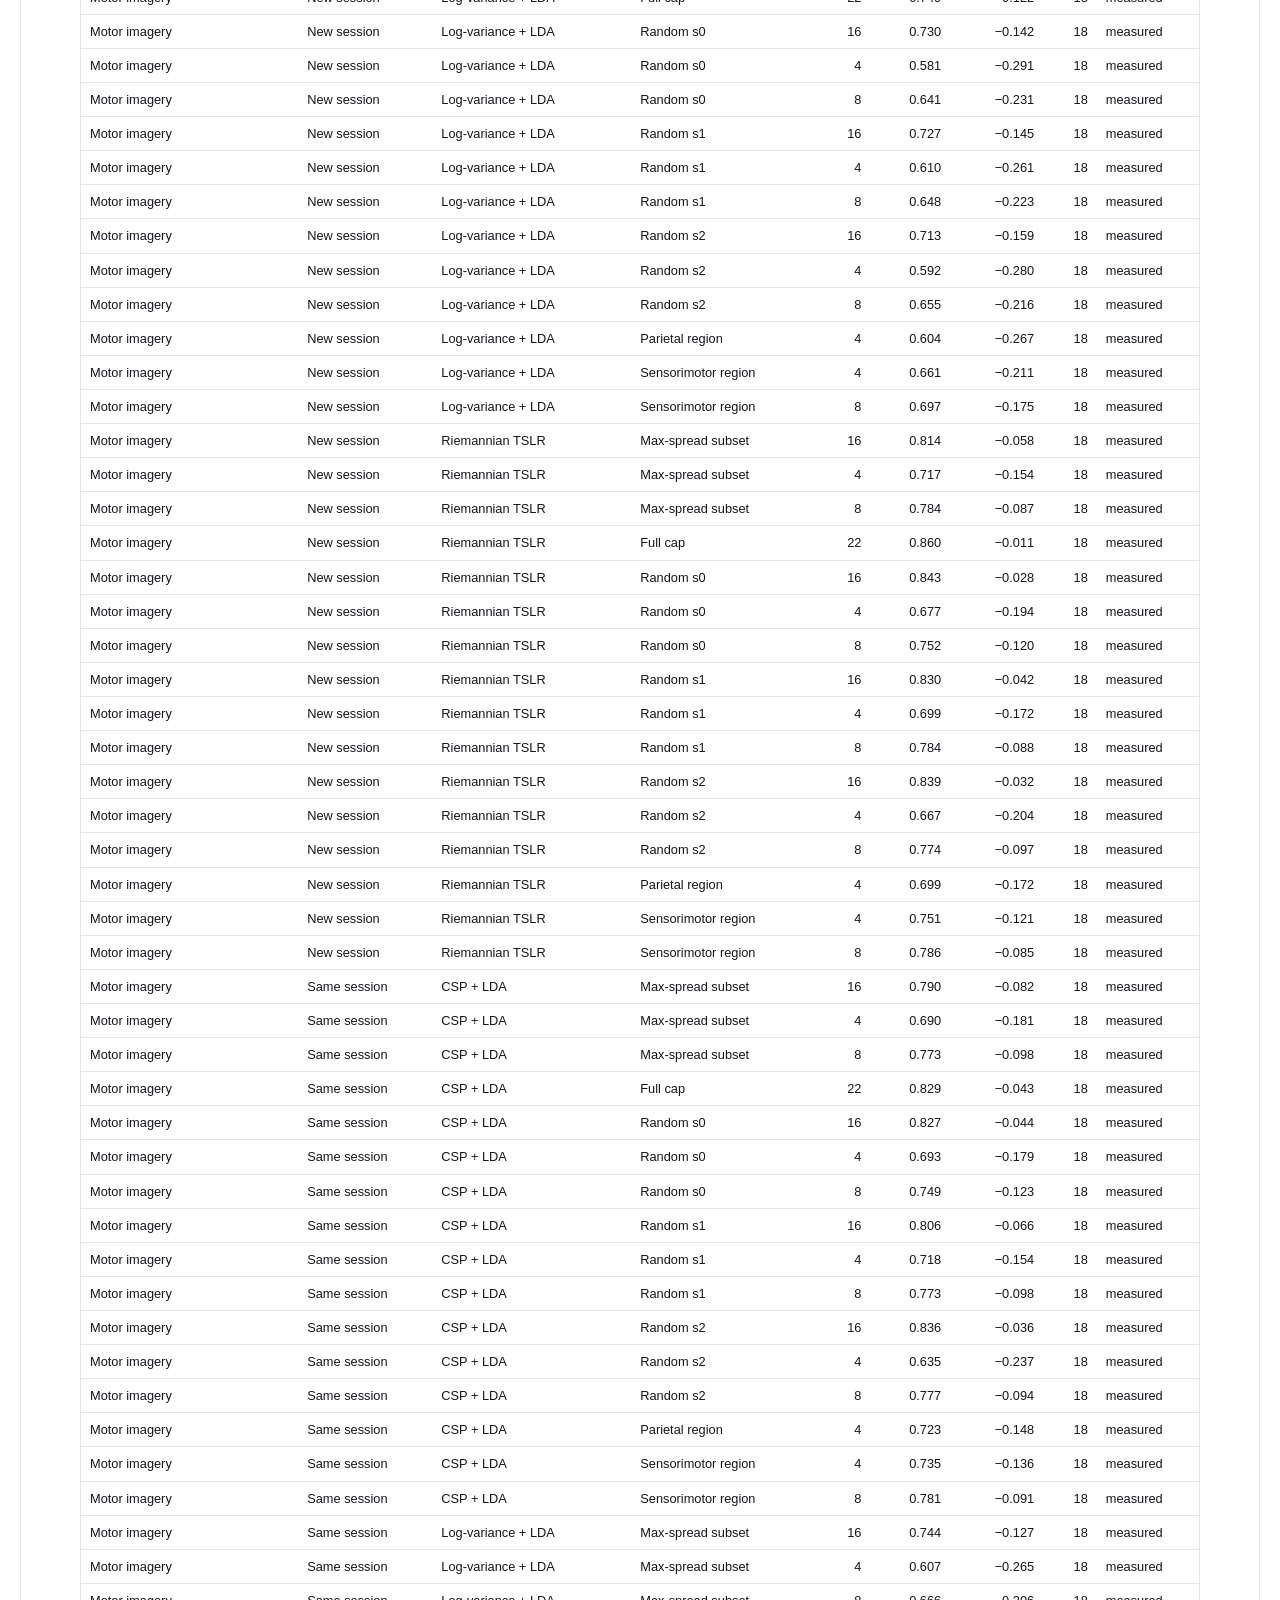
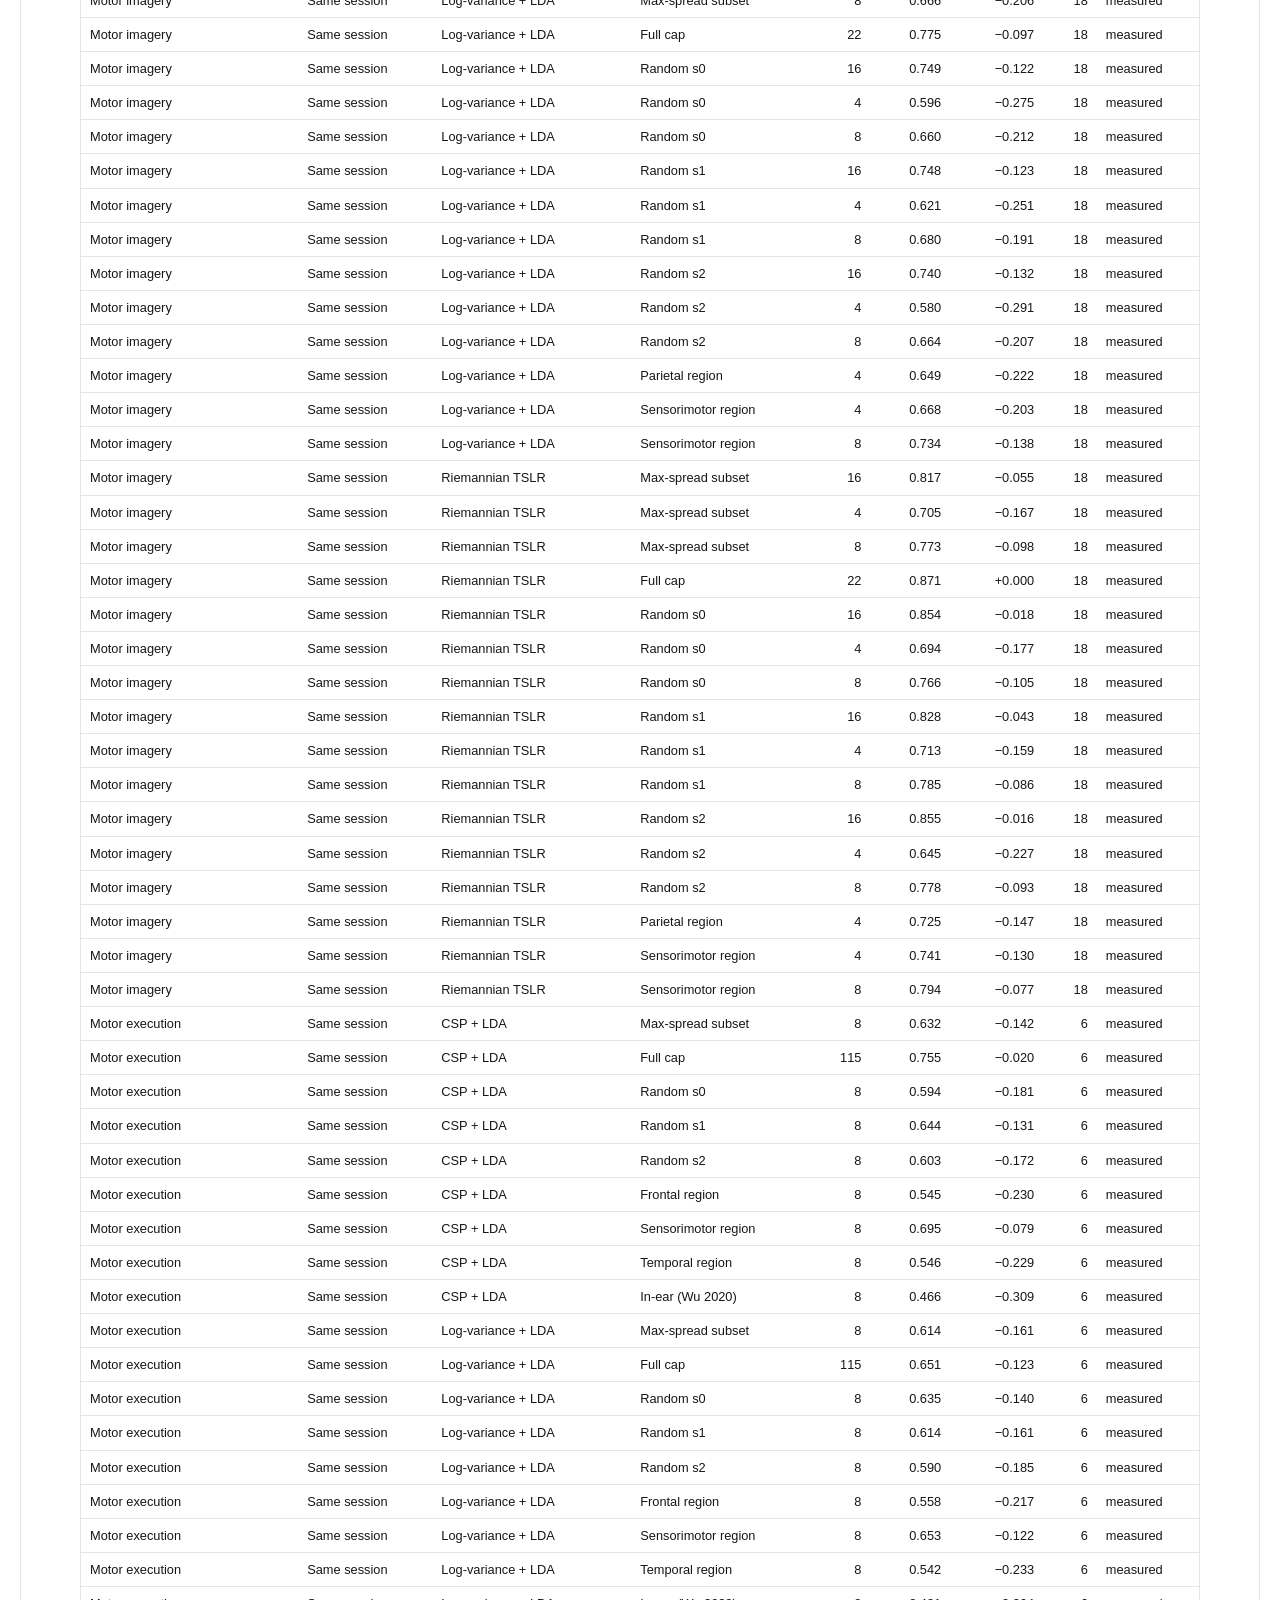
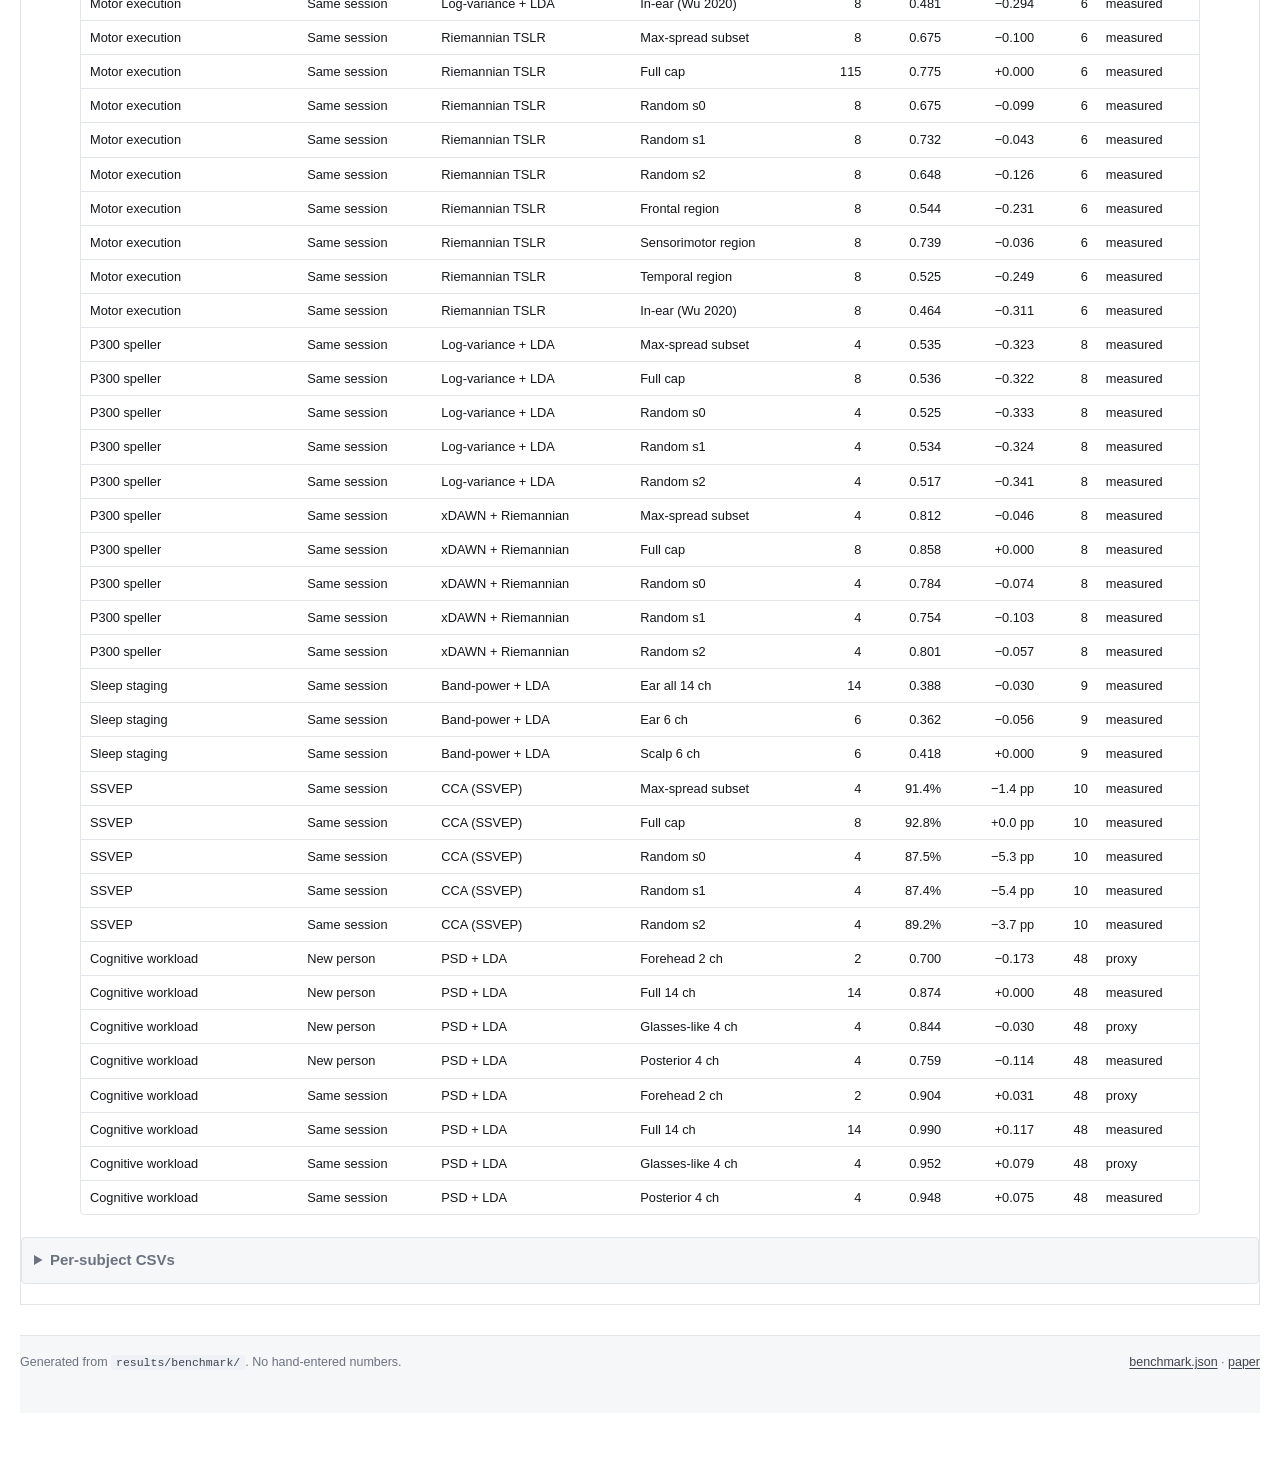
<file: explore/index.html>
<!doctype html>
<html lang="en" data-theme="light">
<head>
  <meta charset="utf-8">
  <meta name="viewport" content="width=device-width, initial-scale=1">
  <title>Data explorer — The Electrode Budget</title>
  <meta name="description" content="Every montage, decoder, control and per-subject result in the Electrode Budget benchmark. Filter by task, protocol and decoder; click a montage for paired differences.">
  <meta name="theme-color" content="#0f4d92">
  <link rel="icon" href="../assets/favicon.svg" type="image/svg+xml">
  <link rel="stylesheet" href="../assets/paper.css">
  <link rel="stylesheet" href="../assets/explorer.css?v=4">
  <script>
    (function () {
      var requested = new URLSearchParams(location.search).get("theme");
      try { requested = requested || localStorage.getItem("eegbench-paper-theme"); } catch (e) {}
      document.documentElement.dataset.theme = requested === "dark" ? "dark" : "light";
    })();
  </script>
</head>
<body class="explorer">
  <a class="skip-link" href="#chart">Skip to the chart</a>

  <header class="topbar">
    <div class="container topbar-inner">
      <a class="topbar-title" href="../">The Electrode Budget</a>
      <nav aria-label="Site">
        <a href="../">Paper</a>
        <a href="../#results">Results</a>
        <a href="./" class="is-current" aria-current="page">Explorer</a>
        <a href="../data/benchmark.json" download>Data</a>
      </nav>
      <button class="theme-toggle" id="theme-toggle" type="button" aria-label="Switch colour theme" title="Switch between light and dark">
        <svg class="icon-sun" viewBox="0 0 24 24" fill="none" stroke="currentColor" stroke-width="1.8" stroke-linecap="round" aria-hidden="true">
          <circle cx="12" cy="12" r="4.2"/>
          <path d="M12 2.5v2M12 19.5v2M4.6 4.6l1.4 1.4M18 18l1.4 1.4M2.5 12h2M19.5 12h2M4.6 19.4 6 18M18 6l1.4-1.4"/>
        </svg>
        <svg class="icon-moon" viewBox="0 0 24 24" fill="none" stroke="currentColor" stroke-width="1.8" stroke-linecap="round" aria-hidden="true">
          <path d="M20.3 14.2A8.4 8.4 0 0 1 9.8 3.7a8.5 8.5 0 1 0 10.5 10.5Z"/>
        </svg>
      </button>
    </div>
  </header>

  <main class="explorer-main">
    <div class="explorer-head">
      <div>
        <h1>Data explorer</h1>
        <p class="lede">Every montage, decoder and control the benchmark produced. Pick a task; click a bar for the per-subject paired difference.</p>
      </div>
      <div class="explorer-actions">
        <a class="button" href="../">← Paper</a>
        <button class="button" id="download-all" type="button">Download all rows (CSV)</button>
      </div>
    </div>

    <section class="controls" aria-label="Filters">
      <label class="control">Task
        <select id="task"></select>
      </label>
      <label class="control">Protocol
        <select id="protocol"></select>
      </label>
      <label class="control">Decoder
        <select id="decoder"></select>
      </label>
      <label class="control" id="metric-control" hidden>Metric
        <select id="metric">
          <option value="score">Score</option>
          <option value="itr">ITR (bits/min)</option>
        </select>
      </label>
      <label class="control">Sort
        <select id="sort">
          <option value="score">Score</option>
          <option value="k">Channel count</option>
          <option value="placement">Placement</option>
        </select>
      </label>
      <button class="button" id="reset" type="button">Reset</button>
    </section>

    <section class="task-meta" id="task-meta" aria-live="polite"></section>

    <div class="explorer-grid">
      <section class="panel" aria-label="Montage scores">
        <div class="panel-head">
          <h2 id="chart-title">Montages</h2>
          <span class="small" id="chart-note"></span>
        </div>
        <div class="axis" id="axis"></div>
        <div class="chart" id="chart"></div>
        <div class="legend" id="legend"></div>
      </section>

      <aside class="panel detail" id="detail" aria-live="polite" aria-label="Selected montage"></aside>
    </div>

    <section class="table-panel panel" aria-label="Montage table">
      <div class="panel-head">
        <h2>Montages</h2>
        <span class="small">Score ± s.e.m.; Δ is paired against the task reference.</span>
      </div>
      <div class="table-wrap">
        <table class="data" id="montage-table"></table>
      </div>
    </section>

    <section aria-label="All data">
      <div class="tabs" role="tablist" aria-label="Data tables">
        <button class="tab is-active" data-tab="all" role="tab" aria-selected="true">All rows</button>
        <button class="tab" data-tab="controls" role="tab" aria-selected="false">Controls</button>
        <button class="tab" data-tab="quality" role="tab" aria-selected="false">Signal quality</button>
      </div>
      <div class="tab-panel is-active" id="tab-all">
        <div class="table-tools">
          <input id="search" type="search" placeholder="Filter task, subset, decoder…" aria-label="Filter all rows">
          <span class="small" id="all-count"></span>
        </div>
        <div class="table-wrap">
          <table class="data" id="all-table"></table>
        </div>
        <details class="raw-data">
          <summary>Per-subject CSVs</summary>
          <div class="raw-links" id="raw-links"></div>
        </details>
      </div>
      <div class="tab-panel" id="tab-controls">
        <div class="table-wrap">
          <table class="data" id="controls-table"></table>
        </div>
      </div>
      <div class="tab-panel" id="tab-quality">
        <div class="table-wrap">
          <table class="data" id="quality-table"></table>
        </div>
      </div>
    </section>

    <footer class="explorer-footer">
      <span>Generated from <code>results/benchmark/</code>. No hand-entered numbers.</span>
      <span><a href="../data/benchmark.json" download>benchmark.json</a> · <a href="../">paper</a></span>
    </footer>

    <div class="empty" id="error" hidden></div>
  </main>

  <script src="../assets/explorer.js?v=9" defer></script>
</body>
</html>
</file>
<file: assets/paper.css>
/* ---------------------------------------------------------------------------
   The Electrode Budget — paper page
   A print-friendly, dependency-free layout for a single-paper landing page.
   The interactive benchmark site lives at /explore/ and has its own stylesheet.
   --------------------------------------------------------------------------- */

/* Light is the default: this is a paper, and a paper is read on white.
   A reader can switch to dark with the toggle in the header (remembered in
   localStorage) or by opening the page with ?theme=dark. */
:root,
[data-theme="light"] {
  --ink: #14161b;
  --ink-2: #3d434e;
  --muted: #6b7280;
  --rule: #e2e5ea;
  --rule-strong: #c9ced8;
  --paper: #ffffff;
  --wash: #f6f7f9;
  --wash-2: #eef1f6;
  --accent: #0f4d92;
  --accent-soft: #e8eff8;
  --accent-2: #b64342;
  --serif: "Iowan Old Style", "Palatino Linotype", Palatino, "Book Antiqua", Georgia, serif;
  --sans: -apple-system, BlinkMacSystemFont, "Segoe UI", Roboto, Helvetica, Arial, sans-serif;
  --mono: ui-monospace, SFMono-Regular, "SF Mono", Menlo, Consolas, "Liberation Mono", monospace;
  --text: 17px;
  --wide: 1120px;
  --narrow: 760px;
}

[data-theme="dark"] {
  --ink: #eef1f6;
  --ink-2: #c8cedb;
  --muted: #98a0ae;
  --rule: #2b3038;
  --rule-strong: #3c434d;
  --paper: #12141a;
  --wash: #191c23;
  --wash-2: #1f232c;
  --accent: #7fb0e8;
  --accent-soft: #1b2736;
  --accent-2: #e28f8d;
}

* { box-sizing: border-box; }

html { scroll-behavior: smooth; }

body {
  margin: 0;
  background: var(--paper);
  color: var(--ink);
  font-family: var(--sans);
  font-size: var(--text);
  line-height: 1.65;
  -webkit-font-smoothing: antialiased;
}

img { max-width: 100%; height: auto; }

a { color: var(--accent); text-decoration-thickness: 1px; text-underline-offset: 2px; }
a:hover { text-decoration-thickness: 2px; }

.container { width: min(100% - 40px, var(--wide)); margin-inline: auto; }
.prose { width: min(100%, var(--narrow)); margin-inline: auto; }

/* ------------------------------------------------------------------ header */

.topbar {
  position: sticky;
  top: 0;
  z-index: 20;
  background: color-mix(in srgb, var(--paper) 88%, transparent);
  backdrop-filter: saturate(140%) blur(10px);
  border-bottom: 1px solid var(--rule);
}

.topbar-inner {
  display: flex;
  align-items: center;
  gap: 18px;
  min-height: 52px;
  padding-block: 6px;
}

.topbar-title {
  font-family: var(--serif);
  font-size: 15px;
  font-weight: 600;
  letter-spacing: 0.01em;
  white-space: nowrap;
  overflow: hidden;
  text-overflow: ellipsis;
  color: var(--ink);
  text-decoration: none;
}

.topbar nav {
  display: flex;
  gap: 16px;
  margin-left: auto;
  flex-wrap: wrap;
  font-size: 14px;
}

.topbar nav a {
  color: var(--muted);
  text-decoration: none;
  padding-block: 2px;
  border-bottom: 2px solid transparent;
}

.topbar nav a:hover { color: var(--ink); }
.topbar nav a.is-current { color: var(--accent); border-bottom-color: var(--accent); }
.topbar nav a.explore { color: var(--accent); font-weight: 600; }

.theme-toggle {
  display: inline-flex;
  align-items: center;
  justify-content: center;
  width: 30px;
  height: 30px;
  margin-left: 4px;
  padding: 0;
  border: 1px solid var(--rule-strong);
  border-radius: 50%;
  background: none;
  color: var(--muted);
  cursor: pointer;
}

.theme-toggle:hover { color: var(--accent); border-color: var(--accent); }
.theme-toggle svg { width: 15px; height: 15px; }
[data-theme="dark"] .icon-sun,
[data-theme="light"] .icon-moon { display: none; }

/* ------------------------------------------------------------------- title */

.masthead {
  padding: 56px 0 6px;
  text-align: center;
  border-bottom: 1px solid var(--rule);
}

.masthead h1 {
  font-family: var(--serif);
  font-weight: 600;
  font-size: clamp(28px, 3.9vw, 41px);
  line-height: 1.2;
  letter-spacing: -0.01em;
  margin: 0 auto 16px;
  max-width: 34ch;
}

.authors {
  font-size: 18px;
  margin: 0 0 4px;
}

.authors a { color: var(--ink); text-decoration: none; }
.authors a:hover { color: var(--accent); }

.affiliation {
  color: var(--muted);
  font-size: 15px;
  margin: 0 0 6px;
}

/* A plain link row, the way a paper lists its artefacts. */
.paper-links {
  display: flex;
  flex-wrap: wrap;
  justify-content: center;
  gap: 4px 22px;
  padding: 4px 0 30px;
  font-size: 15px;
}

.paper-links a,
.paper-links button {
  color: var(--accent);
  background: none;
  border: 0;
  padding: 0;
  font: inherit;
  cursor: pointer;
  text-decoration: none;
  border-bottom: 1px solid color-mix(in srgb, var(--accent) 35%, transparent);
}

.paper-links a:hover,
.paper-links button:hover {
  border-bottom-color: var(--accent);
}

.paper-links .sep { color: var(--rule-strong); }

/* ----------------------------------------------------------------- content */

main { padding-bottom: 40px; }

section { padding-block: 34px; }
section + section { border-top: 1px solid var(--rule); }

h2 {
  font-family: var(--serif);
  font-size: clamp(23px, 2.6vw, 28px);
  line-height: 1.25;
  margin: 0 0 6px;
  letter-spacing: -0.005em;
}

h2 .num {
  color: var(--muted);
  font-variant-numeric: tabular-nums;
  margin-right: 10px;
  font-size: 0.82em;
}

h3 {
  font-size: 18px;
  margin: 26px 0 6px;
}

p { margin: 0 0 15px; }

.lede { font-size: 17.5px; color: var(--ink-2); }

ul, ol { margin: 0 0 15px; padding-left: 22px; }
li { margin-bottom: 7px; }

em.term { font-style: italic; }

/* ---------------------------------------------------------------- abstract */

.abstract {
  width: min(100%, 680px);
  margin: 0 auto;
  padding: 22px 0 18px;
  border-top: 1px solid var(--rule-strong);
  border-bottom: 1px solid var(--rule-strong);
}

.abstract h2 {
  font-family: var(--serif);
  font-size: 14px;
  font-weight: 600;
  text-transform: uppercase;
  letter-spacing: 0.18em;
  color: var(--ink-2);
  text-align: center;
  margin: 0 0 12px;
}

.abstract p { font-size: 17px; line-height: 1.7; margin: 0; }

/* ---------------------------------------------------------------- figures */

figure {
  margin: 26px auto;
  width: min(100%, var(--wide));
}

figure img {
  display: block;
  width: 100%;
  border: 1px solid var(--rule);
  border-radius: 3px;
  background: #fff;
}

figure a { display: block; }

figcaption {
  margin-top: 11px;
  font-size: 14.5px;
  line-height: 1.55;
  color: var(--ink-2);
}

figcaption .label { font-weight: 700; color: var(--ink); }
figcaption .hint { color: var(--muted); }

/* ----------------------------------------------------------------- tables */

.table-wrap {
  width: min(100%, var(--wide));
  margin: 22px auto;
  overflow-x: auto;
  border: 1px solid var(--rule);
  border-radius: 4px;
  background: var(--paper);
}

table {
  border-collapse: collapse;
  width: 100%;
  font-size: 14.5px;
  font-variant-numeric: tabular-nums;
}

caption {
  caption-side: top;
  text-align: left;
  padding: 14px 16px 12px;
  font-size: 14.5px;
  color: var(--ink-2);
  border-bottom: 1px solid var(--rule);
  background: var(--wash);
}

caption .label { font-weight: 700; color: var(--ink); }

th, td {
  padding: 9px 14px;
  text-align: left;
  border-bottom: 1px solid var(--rule);
  vertical-align: top;
}

thead th {
  font-size: 12.5px;
  text-transform: uppercase;
  letter-spacing: 0.07em;
  color: var(--muted);
  border-bottom: 1px solid var(--rule-strong);
  white-space: nowrap;
}

tbody tr:last-child td { border-bottom: none; }

td.num, th.num { text-align: right; font-variant-numeric: tabular-nums; }
td.best { font-weight: 700; color: var(--accent); }
.delta-neg, td.delta-neg { color: var(--accent-2); }
.delta-pos, td.delta-pos { color: #2f7d4f; }
.small { font-size: 12.5px; color: var(--muted); }
.nowrap { white-space: nowrap; }

/* --------------------------------------------------------------- code/cite */

pre {
  background: var(--wash);
  border: 1px solid var(--rule);
  border-radius: 4px;
  padding: 16px 18px;
  overflow-x: auto;
  font-family: var(--mono);
  font-size: 13.5px;
  line-height: 1.6;
  color: var(--ink);
}

code {
  font-family: var(--mono);
  font-size: 0.92em;
  background: var(--wash-2);
  /* Explicit, so code inside a muted parent (captions, .small) still clears
     4.5:1 on the tinted background. */
  color: var(--ink-2);
  padding: 1px 5px;
  border-radius: 3px;
}

pre code { background: none; padding: 0; }

.cite-block { position: relative; }

.copy-button {
  position: absolute;
  top: 10px;
  right: 10px;
  font-family: var(--sans);
  font-size: 12.5px;
  font-weight: 600;
  padding: 5px 11px;
  border-radius: 999px;
  border: 1px solid var(--rule-strong);
  background: var(--paper);
  color: var(--ink-2);
  cursor: pointer;
}

.copy-button:hover { border-color: var(--accent); color: var(--accent); }
.copy-button.is-done { border-color: #2f7d4f; color: #2f7d4f; }

/* ------------------------------------------------------------------ notes */

.callout {
  border-left: 3px solid var(--rule-strong);
  padding: 4px 0 4px 16px;
  margin: 22px 0;
  color: var(--ink-2);
  font-size: 15.5px;
}

.callout strong { color: var(--ink); }

details {
  border: 1px solid var(--rule);
  border-radius: 4px;
  padding: 12px 16px;
  background: var(--wash);
  margin: 20px 0;
}

summary { cursor: pointer; font-weight: 600; font-size: 15px; }
details[open] summary { margin-bottom: 10px; }

/* ----------------------------------------------------------------- footer */

footer {
  border-top: 1px solid var(--rule);
  padding: 26px 0 40px;
  font-size: 14px;
  color: var(--muted);
  background: var(--wash);
}

footer .footer-inner {
  display: flex;
  flex-wrap: wrap;
  gap: 14px 26px;
  align-items: baseline;
  justify-content: space-between;
}

footer a { color: var(--ink-2); }

.skip-link {
  position: absolute;
  left: -9999px;
}

.skip-link:focus {
  left: 16px;
  top: 10px;
  z-index: 30;
  background: var(--paper);
  padding: 8px 12px;
  border: 1px solid var(--accent);
  border-radius: 4px;
}

/* ------------------------------------------------------------------ print */

@media print {
  :root { --text: 10.5pt; --wide: 100%; --narrow: 100%; }
  body { background: #fff; color: #000; }
  .topbar, .paper-links, .copy-button, .skip-link { display: none !important; }
  .masthead { padding-top: 0; background: none; border-bottom: 1px solid #999; }
  section { border-top: none; padding-block: 14px; page-break-inside: avoid; }
  section + section { border-top: 1px solid #ddd; }
  figure, .table-wrap, pre, details { page-break-inside: avoid; }
  a { color: #000; text-decoration: none; }
  figure img { border: 1px solid #ccc; }
  footer { background: none; }
}

@media (max-width: 700px) {
  :root { --text: 16px; }
  .masthead { padding-top: 34px; }
  section { padding-block: 26px; }
  .abstract { margin-top: 0; }

  /* Keep the sticky bar short: title on one line, links in one scrollable row. */
  .topbar-inner { flex-wrap: wrap; row-gap: 2px; }
  .topbar-title { width: 100%; }
  .topbar nav {
    margin-left: 0;
    flex-wrap: nowrap;
    overflow-x: auto;
    scrollbar-width: none;
    gap: 14px;
    font-size: 13.5px;
    padding-bottom: 4px;
  }
  .topbar nav::-webkit-scrollbar { display: none; }
  .topbar nav a { white-space: nowrap; }
  .authors { font-size: 16.5px; }
  .paper-links { gap: 4px 16px; font-size: 14.5px; }
  .abstract { width: 100%; }
}
</file>
<file: assets/explorer.css>
/* Data explorer. Reuses the palette and type from paper.css; this file only
   adds the app layout, controls, bars and tables. No chart library. */

.explorer {
  --c-full: #0f4d92;
  --c-spread: #3775ba;
  --c-region: #2f7d4f;
  --c-wearable: #b64342;
  --c-random: #a7adb7;
}

/* paper.css styles every <section> for the paper page; the explorer uses
   sections as layout boxes. */
.explorer section {
  padding-block: 0;
}

.explorer section + section {
  border-top: 0;
}

[data-theme="dark"] .explorer {
  --c-full: #7fb0e8;
  --c-spread: #6fa8dc;
  --c-region: #7bc48e;
  --c-wearable: #e28f8d;
  --c-random: #6b7280;
}

.explorer-main {
  width: min(100% - 40px, 1280px);
  margin-inline: auto;
  padding: 26px 0 64px;
}

.explorer-head {
  display: flex;
  flex-wrap: wrap;
  align-items: end;
  justify-content: space-between;
  gap: 16px;
  margin-bottom: 18px;
}

.explorer-head h1 {
  font-family: var(--serif);
  font-size: clamp(30px, 4vw, 44px);
  line-height: 1.08;
  margin: 0 0 6px;
}

.explorer-head .lede {
  margin: 0;
  color: var(--muted);
  max-width: 62ch;
  font-size: 15px;
}

.explorer-actions {
  display: flex;
  flex-wrap: wrap;
  gap: 8px;
}

.button {
  display: inline-flex;
  align-items: center;
  gap: 6px;
  border: 1px solid var(--rule-strong);
  background: var(--paper);
  color: var(--ink-2);
  border-radius: 4px;
  padding: 7px 12px;
  font: inherit;
  font-size: 13px;
  text-decoration: none;
  cursor: pointer;
}

.button:hover {
  border-color: var(--accent);
  color: var(--accent);
}

.controls {
  display: flex;
  flex-wrap: wrap;
  align-items: end;
  gap: 12px;
  padding: 14px;
  border: 1px solid var(--rule);
  border-radius: 4px;
  background: var(--wash);
}

.control {
  display: flex;
  flex-direction: column;
  gap: 4px;
  min-width: 0;
}

.control span {
  font-size: 11px;
  letter-spacing: 0.07em;
  text-transform: uppercase;
  color: var(--muted);
}

.control[hidden] {
  display: none;
}

.control select,
.table-tools input {
  min-width: 170px;
  max-width: 260px;
  padding: 7px 9px;
  border: 1px solid var(--rule-strong);
  border-radius: 3px;
  background: var(--paper);
  color: var(--ink);
  font: inherit;
  font-size: 13.5px;
}

.control select:focus,
.table-tools input:focus {
  outline: 2px solid var(--accent-soft);
  border-color: var(--accent);
}

.controls .button {
  margin-left: auto;
}

.task-meta {
  display: flex;
  flex-wrap: wrap;
  gap: 8px 22px;
  padding: 14px 2px;
  border-bottom: 1px solid var(--rule);
  margin-bottom: 20px;
  font-size: 13px;
  color: var(--muted);
}

.task-meta b {
  color: var(--ink);
  font-weight: 600;
}

.explorer-grid {
  display: grid;
  grid-template-columns: minmax(0, 1fr) 360px;
  gap: 20px;
  align-items: start;
}

.panel {
  border: 1px solid var(--rule);
  border-radius: 4px;
  background: var(--paper);
  min-width: 0;
}

.panel-head {
  display: flex;
  flex-wrap: wrap;
  align-items: baseline;
  justify-content: space-between;
  gap: 8px;
  padding: 13px 16px 10px;
  border-bottom: 1px solid var(--rule);
}

.panel-head h2 {
  margin: 0;
  font-size: 17px;
}

.panel-head .small {
  font-size: 12px;
}

.axis {
  display: flex;
  justify-content: space-between;
  padding: 8px 16px 0 calc(240px + 10px + 64px + 20px);
  font-size: 11px;
  color: var(--muted);
  font-variant-numeric: tabular-nums;
}

.chart {
  padding: 8px 16px 13px;
  overflow: hidden;
}

.bar-row {
  display: grid;
  grid-template-columns: minmax(140px, 240px) minmax(0, 1fr) 64px;
  gap: 10px;
  align-items: center;
  padding: 3px 4px;
  border-radius: 3px;
  cursor: pointer;
}

.bar-row:hover {
  background: var(--wash);
}

.bar-row.is-selected {
  background: var(--accent-soft);
}

.bar-label {
  display: flex;
  align-items: center;
  gap: 7px;
  min-width: 0;
  font-size: 13px;
  white-space: nowrap;
  overflow: hidden;
  text-overflow: ellipsis;
}

.bar-label .name {
  overflow: hidden;
  text-overflow: ellipsis;
}

.bar-label .k {
  flex: none;
  color: var(--ink-2);
  font-size: 11.5px;
}

.swatch {
  flex: none;
  width: 9px;
  height: 9px;
  border-radius: 2px;
  background: var(--c-random);
}

.bar-track {
  position: relative;
  height: 18px;
  background: var(--wash);
  border-radius: 2px;
  overflow: hidden;
}

.bar {
  position: absolute;
  left: 0;
  top: 2px;
  bottom: 2px;
  border-radius: 2px;
  min-width: 1px;
}

.bar[data-strategy="full"] { background: var(--c-full); }
.bar[data-strategy="distributed"] { background: var(--c-spread); }
.bar[data-strategy="region"] { background: var(--c-region); }
.bar[data-strategy="wearable"] { background: var(--c-wearable); }
.bar[data-strategy="random"] { background: var(--c-random); }

.bar-err {
  position: absolute;
  top: 50%;
  height: 2px;
  margin-top: -1px;
  background: color-mix(in srgb, var(--ink) 55%, transparent);
  pointer-events: none;
}

.bar-ref {
  position: absolute;
  top: -2px;
  bottom: -2px;
  border-left: 1px dashed var(--ink-2);
  pointer-events: none;
}

.bar-value {
  text-align: right;
  font-size: 12.5px;
  font-variant-numeric: tabular-nums;
  color: var(--ink-2);
}

.legend {
  display: flex;
  flex-wrap: wrap;
  gap: 6px 15px;
  padding: 2px 16px 14px;
  font-size: 12.5px;
  color: var(--muted);
}

.legend .item {
  display: inline-flex;
  align-items: center;
  gap: 5px;
}

.legend .ref-key {
  display: inline-block;
  width: 0;
  height: 12px;
  border-left: 1px dashed var(--ink-2);
}

.detail {
  padding: 16px;
}

.detail h2 {
  font-size: 18px;
  line-height: 1.2;
  margin: 0 0 2px;
}

.detail .sub {
  margin: 0 0 12px;
  color: var(--muted);
  font-size: 12.5px;
}

.detail .score {
  font-size: 32px;
  font-weight: 600;
  line-height: 1;
  font-variant-numeric: tabular-nums;
}

.detail .score small {
  font-size: 14px;
  font-weight: 400;
  color: var(--muted);
  margin-left: 5px;
}

.detail .delta {
  margin-top: 4px;
  font-size: 13px;
  color: var(--muted);
}

.detail dl {
  display: grid;
  grid-template-columns: auto minmax(0, 1fr);
  gap: 4px 12px;
  margin: 14px 0 0;
  font-size: 12.5px;
}

.detail dt {
  color: var(--muted);
}

.detail dd {
  margin: 0;
  min-width: 0;
}

.detail .channels {
  max-height: 90px;
  overflow: auto;
  font-size: 12px;
  line-height: 1.45;
  color: var(--ink-2);
}

.badge {
  display: inline-block;
  padding: 1px 6px;
  border-radius: 9px;
  border: 1px solid var(--rule-strong);
  font-size: 10.5px;
  letter-spacing: 0.04em;
  text-transform: uppercase;
  color: var(--ink-2);
}

.badge.proxy {
  border-color: var(--accent-2);
  color: var(--accent-2);
}

.strip-block {
  margin-top: 18px;
  border-top: 1px solid var(--rule);
  padding-top: 13px;
}

.strip-block h3 {
  font-size: 13px;
  margin: 0 0 3px;
}

.strip-block .small {
  font-size: 11.5px;
}

.strip {
  position: relative;
  height: 86px;
  margin: 10px 0 2px;
  border-bottom: 1px solid var(--rule);
}

.strip .zero {
  position: absolute;
  top: 0;
  bottom: 0;
  border-left: 1px dashed var(--muted);
}

.strip .dot {
  position: absolute;
  width: 5px;
  height: 5px;
  border-radius: 50%;
  background: var(--accent);
  opacity: 0.55;
  transform: translate(-50%, -50%);
}

.strip .mean {
  position: absolute;
  top: 0;
  bottom: 0;
  border-left: 2px solid var(--accent-2);
}

.strip .mean-label {
  position: absolute;
  top: 2px;
  transform: translateX(-50%);
  font-size: 10.5px;
  color: var(--accent-2);
  white-space: nowrap;
}

.strip-axis {
  display: flex;
  justify-content: space-between;
  font-size: 10.5px;
  color: var(--muted);
  font-variant-numeric: tabular-nums;
}

.table-panel {
  margin-top: 20px;
}

.table-wrap {
  overflow-x: auto;
}

table.data {
  width: 100%;
  border-collapse: collapse;
  font-size: 12.8px;
}

table.data th,
table.data td {
  padding: 6px 9px;
  border-bottom: 1px solid var(--rule);
  text-align: left;
  vertical-align: top;
}

table.data th {
  position: sticky;
  top: 0;
  z-index: 1;
  background: var(--paper);
  color: var(--muted);
  font-size: 10.5px;
  letter-spacing: 0.06em;
  text-transform: uppercase;
  white-space: nowrap;
}

table.data td.num,
table.data th.num {
  text-align: right;
  font-variant-numeric: tabular-nums;
}

table.data tbody tr {
  cursor: pointer;
}

table.data tbody tr:hover {
  background: var(--wash);
}

table.data tbody tr.is-selected {
  background: var(--accent-soft);
}

.table-tools {
  display: flex;
  flex-wrap: wrap;
  align-items: center;
  gap: 10px;
  padding: 10px 12px;
  border-bottom: 1px solid var(--rule);
}

.table-tools input {
  min-width: 240px;
}

.raw-data {
  padding: 10px 12px;
  border-top: 1px solid var(--rule);
  font-size: 12.5px;
}

.raw-data summary {
  cursor: pointer;
  color: var(--muted);
}

.raw-links {
  display: flex;
  flex-wrap: wrap;
  gap: 6px 16px;
  margin-top: 9px;
}

.raw-links a {
  font-size: 12px;
}

.tabs {
  display: flex;
  gap: 4px;
  margin: 26px 0 0;
  border-bottom: 1px solid var(--rule);
}

.tab {
  border: 0;
  border-bottom: 2px solid transparent;
  background: none;
  color: var(--muted);
  font: inherit;
  font-size: 13px;
  padding: 8px 12px;
  cursor: pointer;
}

.tab:hover {
  color: var(--ink);
}

.tab.is-active {
  color: var(--accent);
  border-bottom-color: var(--accent);
}

.tab-panel {
  display: none;
  border: 1px solid var(--rule);
  border-top: 0;
  background: var(--paper);
}

.tab-panel.is-active {
  display: block;
}

.explorer-footer {
  margin-top: 30px;
  padding-top: 16px;
  border-top: 1px solid var(--rule);
  color: var(--muted);
  font-size: 12.5px;
  display: flex;
  flex-wrap: wrap;
  justify-content: space-between;
  gap: 10px;
}

.empty {
  padding: 24px 16px;
  color: var(--muted);
  font-size: 13px;
}

@media (max-width: 980px) {
  .explorer-grid {
    grid-template-columns: 1fr;
  }

  .axis {
    padding-left: 16px;
  }

  .controls .button {
    margin-left: 0;
  }
}

@media (max-width: 640px) {
  .explorer-main {
    width: min(100% - 24px, 1280px);
  }

  .bar-row {
    grid-template-columns: minmax(100px, 150px) minmax(0, 1fr) 56px;
    gap: 6px;
  }

  .bar-label {
    font-size: 12px;
  }

  .control,
  .control select {
    width: 100%;
    max-width: none;
  }
}

@media print {
  .controls,
  .tabs,
  .explorer-actions,
  .theme-toggle {
    display: none !important;
  }
}
</file>
